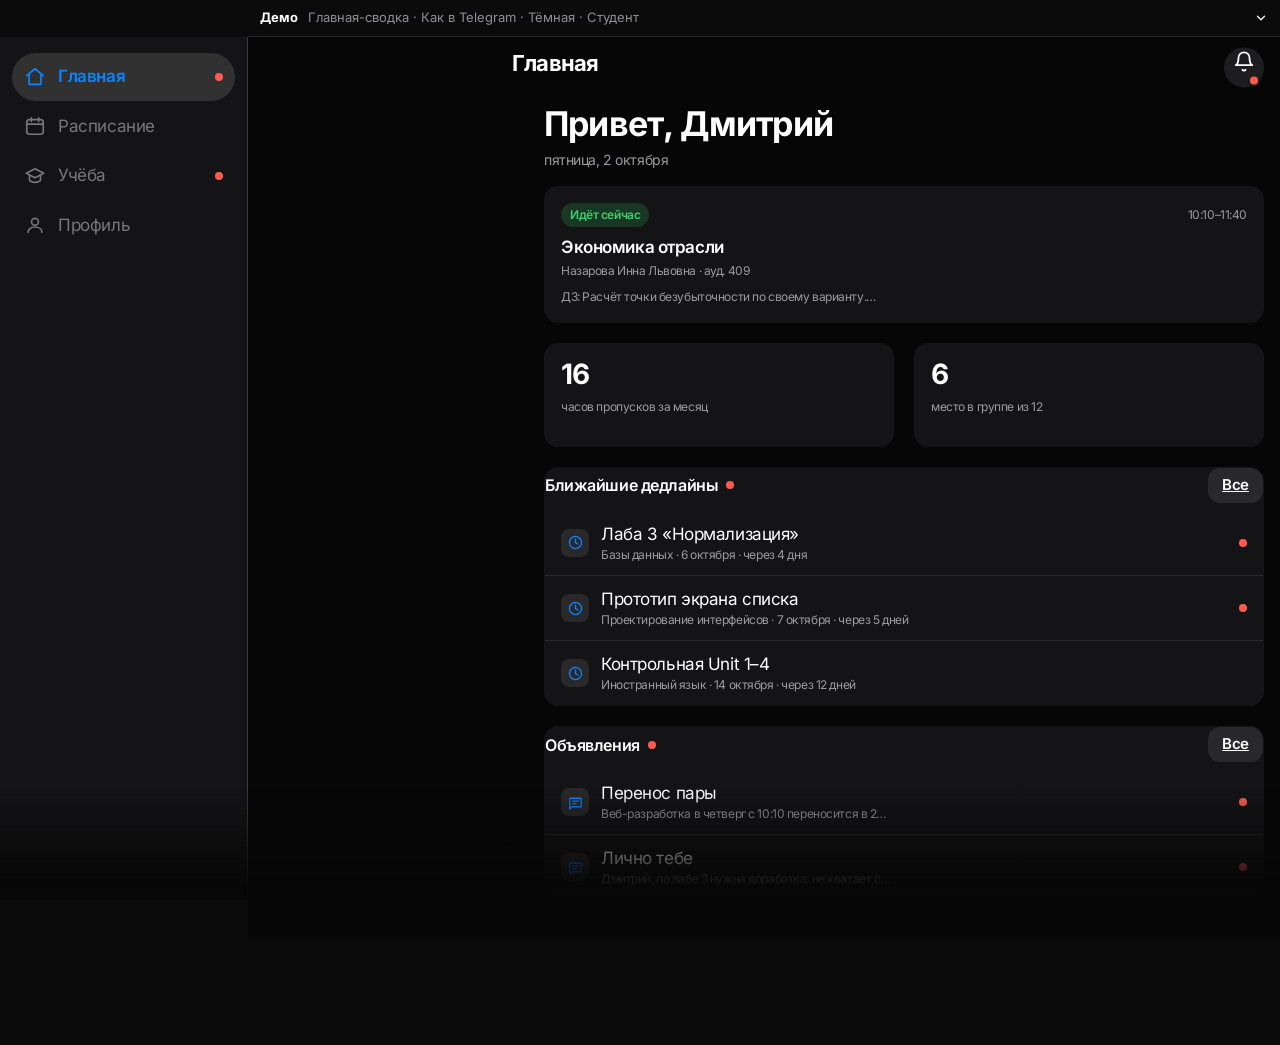
<file: demo/index.html>
﻿<!DOCTYPE html>
<html lang="ru" data-bs-theme="dark" data-gamma="blue" data-style="a">
<head>
<meta charset="utf-8">
<meta name="viewport" content="width=device-width, initial-scale=1, viewport-fit=cover">
<meta name="robots" content="noindex, nofollow">
<meta name="color-scheme" content="dark light">
<title>Демо навигации — Журнал 24ДММ-2</title>
<link rel="icon" href="../icons/icon-192.png">

<script src="https://telegram.org/js/telegram-web-app.js"></script>
<link href="https://cdn.jsdelivr.net/npm/bootstrap@5.3.2/dist/css/bootstrap.min.css" rel="stylesheet">
<link rel="stylesheet" href="../app.css">
<link rel="stylesheet" href="demo-kit.css">

<style>
/* ===== Панель переключателей. Только для демо, в приложение не переносится. ===== */
.dp {
  position: sticky; top: 0; z-index: 90;
  background: #0b0b0c;
  color: #e9e9ee;
  border-bottom: 1px solid #2a2a2e;
  font-family: var(--font-sans);
  letter-spacing: -0.3px;
}
.dp-bar {
  display: flex; align-items: center; gap: 10px;
  padding: calc(env(safe-area-inset-top, 0px) + 8px) 12px 8px;
  width: 100%; border: 0; background: none; color: inherit;
  font: inherit; font-size: 13px; text-align: left;
}
.dp-bar b { color: #fff; }
.dp-now { flex: 1 1 auto; min-width: 0; color: #8e8e96; overflow: hidden; text-overflow: ellipsis; white-space: nowrap; }
.dp-caret { transition: transform .2s; flex: 0 0 auto; }
.dp.is-open .dp-caret { transform: rotate(180deg); }
.dp-body { display: none; padding: 0 12px 12px; }
.dp.is-open .dp-body { display: block; }
.dp-grp { margin-top: 10px; }
.dp-grp > span { display: block; font-size: 11px; text-transform: uppercase; letter-spacing: .5px; color: #76767c; margin-bottom: 5px; }
.dp-opts { display: flex; flex-wrap: wrap; gap: 6px; }
.dp-opt {
  padding: 6px 11px; border-radius: 999px;
  background: #1c1c20; border: 1px solid #2e2e34; color: #c9c9d1;
  font: inherit; font-size: 12.5px; line-height: 1.2;
}
.dp-opt.is-on { background: #0a84ff; border-color: #0a84ff; color: #fff; font-weight: 600; }
.dp-swatch { width: 11px; height: 11px; border-radius: 50%; display: inline-block; vertical-align: -1px; margin-right: 5px; }
.dp-note { margin-top: 10px; font-size: 11.5px; color: #70707a; line-height: 1.45; }
.dp-note code { color: #9cc9ff; }

/* От 1024 px таб-бар превращается в боковую панель и прижимается к верху окна.
   Чтобы панель демо не оказалась под ней, панель и шапка сдвигаются на её высоту
   (--dp-h ставит скрипт). */
@media (min-width: 1024px) {
  .dp { z-index: 95; }
  .ui-tabbar { top: var(--dp-h, 0px) !important; }
  .ui-head { top: var(--dp-h, 0px); }
}

/* Экран демо живёт внутри .ui-app, панель — снаружи */
body { margin: 0; background: #0b0b0c; }
</style>
</head>
<body>

<!-- ===== Панель переключателей ===== -->
<div class="dp" id="dp">
  <button type="button" class="dp-bar" id="dpToggle" aria-expanded="false" aria-controls="dpBody">
    <b>Демо</b>
    <span class="dp-now" id="dpNow">—</span>
    <svg class="dp-caret" width="14" height="14" viewBox="0 0 24 24" fill="none" stroke="currentColor" stroke-width="2.5" stroke-linecap="round" stroke-linejoin="round" aria-hidden="true"><path d="M6 9l6 6 6-6"/></svg>
  </button>
  <div class="dp-body" id="dpBody">
    <div class="dp-grp">
      <span>Навигация</span>
      <div class="dp-opts" id="dpNav"></div>
    </div>
    <div class="dp-grp">
      <span>Стиль</span>
      <div class="dp-opts" id="dpStyle"></div>
    </div>
    <div class="dp-grp">
      <span>Тема</span>
      <div class="dp-opts" id="dpTheme"></div>
    </div>
    <div class="dp-grp">
      <span>Палитра</span>
      <div class="dp-opts" id="dpGamma"></div>
    </div>
    <div class="dp-grp">
      <span>Роль</span>
      <div class="dp-opts" id="dpRole"></div>
    </div>
    <p class="dp-note">
      Демо на тестовых данных. Ничего не отправляется в GitHub и Supabase, <code>data.json</code> не меняется —
      всё живёт в памяти вкладки и сбрасывается при перезагрузке.
      Выбор запоминается в адресе: ссылкой можно поделиться.
    </p>
  </div>
</div>

<!-- ===== Приложение ===== -->
<div class="ui-app" id="app">
  <header class="ui-head">
    <button type="button" class="ui-head-btn" id="btnMenu" aria-label="Меню" hidden>
      <svg viewBox="0 0 24 24" fill="none" stroke="currentColor" stroke-width="2" stroke-linecap="round" aria-hidden="true"><path d="M4 7h16M4 12h16M4 17h16"/></svg>
    </button>
    <button type="button" class="ui-head-btn" id="btnBack" aria-label="Назад" hidden>
      <svg viewBox="0 0 24 24" fill="none" stroke="currentColor" stroke-width="2.4" stroke-linecap="round" stroke-linejoin="round" aria-hidden="true"><path d="M15 5l-7 7 7 7"/></svg>
    </button>
    <h1 class="ui-head-title" id="headTitle">Журнал</h1>
    <button type="button" class="ui-head-btn" id="btnBell" aria-label="Объявления">
      <svg viewBox="0 0 24 24" fill="none" stroke="currentColor" stroke-width="1.9" stroke-linecap="round" stroke-linejoin="round" aria-hidden="true"><path d="M18 8a6 6 0 10-12 0c0 7-3 8-3 8h18s-3-1-3-8"/><path d="M13.7 21a2 2 0 01-3.4 0"/></svg>
      <span class="ui-dot-abs" id="bellDot" hidden></span>
    </button>
  </header>

  <main class="ui-main" id="view" tabindex="-1"></main>

  <nav class="ui-tabbar" id="tabbar" aria-label="Разделы"></nav>

  <button type="button" class="ui-fab" id="fab" aria-label="Быстрые действия" hidden>
    <svg viewBox="0 0 24 24" fill="none" stroke="currentColor" stroke-width="2.6" stroke-linecap="round" aria-hidden="true"><path d="M12 5v14M5 12h14"/></svg>
  </button>
</div>

<!-- Листы и меню создаются скриптом -->
<div id="layers"></div>

<script src="demo-data.js"></script>
<script src="demo-app.js"></script>
</body>
</html>
</file>
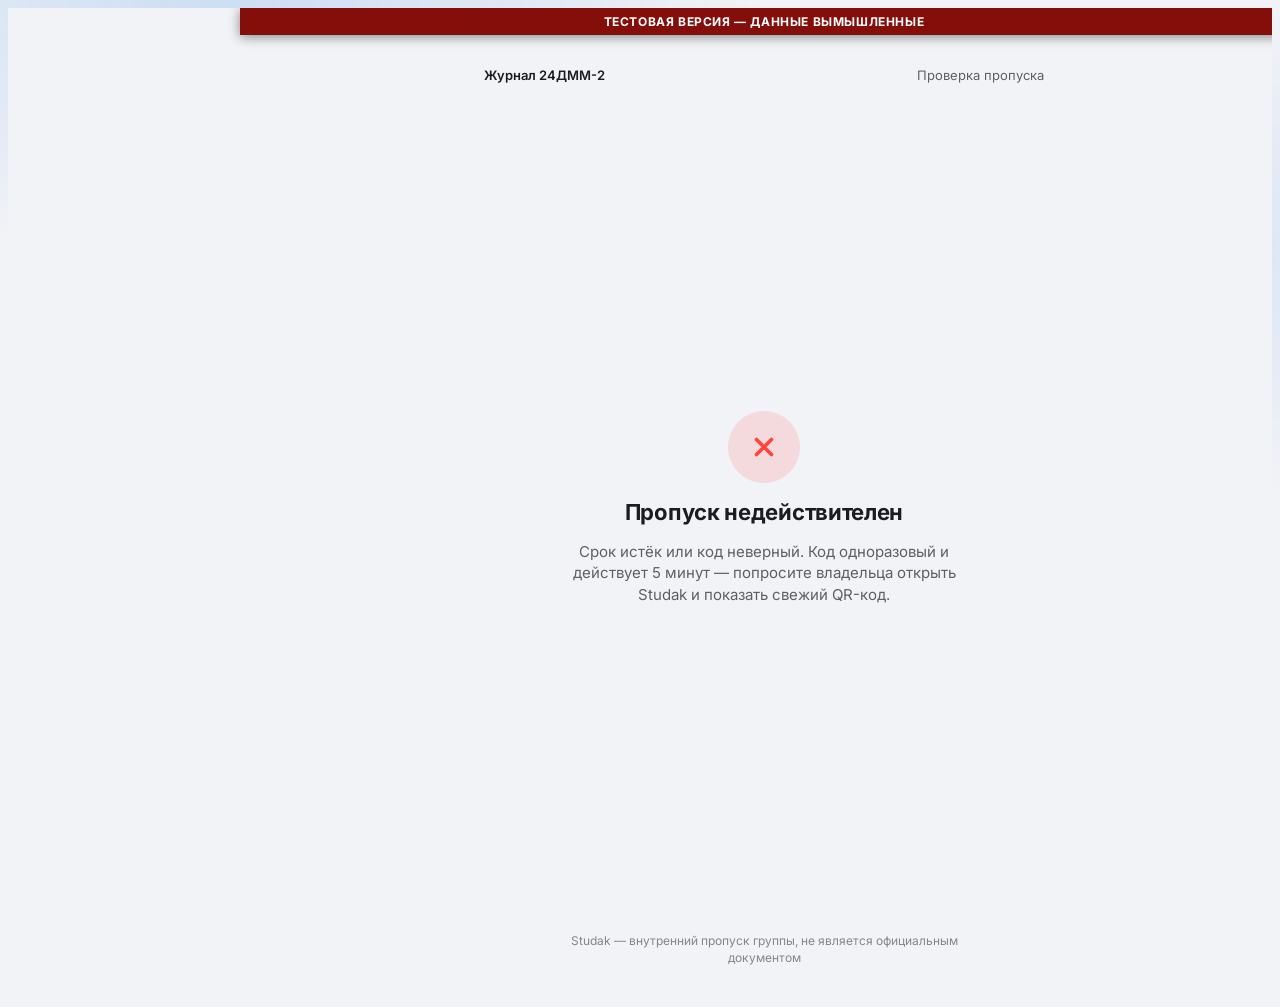
<file: pass.html>
﻿<!DOCTYPE html>
<html lang="ru" data-bs-theme="dark">
<head>
  <meta charset="UTF-8">
  <meta name="viewport" content="width=device-width, initial-scale=1.0, viewport-fit=cover">
  <!-- Токен пропуска — в адресе страницы: не отдаём его сторонним сайтам в Referer -->
  <meta name="referrer" content="no-referrer">
  <meta name="robots" content="noindex, nofollow">
  <title>Проверка пропуска Studak — 24ДММ-2</title>
  <!-- Окружение (тест/рабочая версия): ключи localStorage, репозиторий, Supabase. Первым в <head> -->
  <script src="env.js?v=13"></script>

  <meta name="theme-color" content="#060606">
  <link rel="apple-touch-icon" href="icons/apple-touch-icon.png">

  <!-- Telegram Web App SDK: страница открывается и внутри мини-приложения (кнопка «Сканировать пропуск») -->
  <script src="https://telegram.org/js/telegram-web-app.js"></script>

  <link href="app.css?v=13" rel="stylesheet">
  <!-- Тема: светлая/тёмная/системная и цветовая гамма. Сразу после app.css и до отрисовки -->
  <script src="theme.js?v=13"></script>
  <style>
    /* Страница проверки: без таб-бара, только пропуск и результат */
    body { padding-bottom: var(--app-inset-bottom); }
    body::after { display: none; }
    .pv-page { display: flex; flex-direction: column; align-items: center; gap: 18px; min-height: 100vh; min-height: 100dvh; padding: 20px 16px 32px; }
    .pv-head { display: flex; align-items: center; justify-content: space-between; width: min(560px, 100%); font-size: 13px; color: var(--color-text-secondary); }
    .pv-head a { color: inherit; text-decoration: none; }
    .pv-head b { color: var(--color-text); font-weight: 600; }
    .pv-sec { display: flex; flex-direction: column; align-items: center; gap: 16px; width: 100%; }
    .pv-sec[hidden] { display: none; }
    .pv-center { flex: 1; justify-content: center; max-width: 420px; text-align: center; }
    .pv-spin { width: 36px; height: 36px; border: 3px solid #2c2c2e; border-top-color: var(--color-accent); border-radius: 50%; animation: pv-spin .8s linear infinite; }
    @keyframes pv-spin { to { transform: rotate(360deg); } }
    .pv-check { display: flex; align-items: center; gap: 10px; width: min(560px, 100%); padding: 12px 14px; border-radius: 16px; background: rgba(52, 199, 89, .12); color: #34c759; font-size: 15px; font-weight: 600; }
    .pv-check svg { flex-shrink: 0; width: 22px; height: 22px; }
    .pv-check span { color: var(--color-text-2); font-weight: 400; }
    .pv-check b { font-variant-numeric: tabular-nums; }
    .pv-icon { display: grid; place-items: center; width: 72px; height: 72px; border-radius: 50%; background: rgba(255, 69, 58, .14); color: #ff453a; }
    .pv-icon.is-warn { background: rgba(255, 214, 10, .12); color: #ffd60a; }
    .pv-icon svg { width: 36px; height: 36px; }
    .pv-title { margin: 0; font-size: 22px; font-weight: 700; letter-spacing: -.3px; color: var(--color-text); }
    .pv-text { margin: 0; font-size: 15px; line-height: 1.45; color: var(--color-text-secondary); }
    .pv-fine { max-width: 420px; margin: 0; font-size: 12px; line-height: 1.4; color: var(--color-text-tertiary); text-align: center; }
    .pv-btn { min-height: 44px; padding: 0 22px; border: 0; border-radius: 12px; background: var(--color-accent); color: #fff; font-size: 16px; font-weight: 600; }
    @media (prefers-reduced-motion: reduce) { .pv-spin { animation-duration: 2.4s; } }
  </style>
</head>
<body>
<main class="pv-page">
  <header class="pv-head"><a href="index.html"><b>Журнал 24ДММ-2</b></a><span>Проверка пропуска</span></header>

  <section class="pv-sec pv-center" id="passLoading" aria-live="polite">
    <div class="pv-spin" aria-hidden="true"></div>
    <p class="pv-text">Проверяем пропуск…</p>
  </section>

  <section class="pv-sec" id="passValid" hidden>
    <div class="pv-check" id="passCheck" role="status">
      <svg viewBox="0 0 24 24" fill="none" stroke="currentColor" stroke-width="2.4" stroke-linecap="round" stroke-linejoin="round" aria-hidden="true"><circle cx="12" cy="12" r="9.5"/><path d="m8 12.5 2.7 2.7L16 9.8"/></svg>
      <div>Пропуск действителен<br><span>Код одноразовый, действует ещё <b id="passLeft">—</b></span></div>
    </div>
    <div class="sk-stage" id="passStage"></div>
  </section>

  <section class="pv-sec pv-center" id="passInvalid" hidden>
    <div class="pv-icon" aria-hidden="true"><svg viewBox="0 0 24 24" fill="none" stroke="currentColor" stroke-width="2.4" stroke-linecap="round"><path d="M7 7l10 10M17 7 7 17"/></svg></div>
    <h1 class="pv-title" id="passInvalidTitle">Пропуск недействителен</h1>
    <p class="pv-text" id="passInvalidText">Срок истёк или код неверный.</p>
  </section>

  <section class="pv-sec pv-center" id="passError" hidden>
    <div class="pv-icon is-warn" aria-hidden="true"><svg viewBox="0 0 24 24" fill="none" stroke="currentColor" stroke-width="2.2" stroke-linecap="round" stroke-linejoin="round"><path d="M12 8v5M12 16.5v.5"/><circle cx="12" cy="12" r="9.5"/></svg></div>
    <h1 class="pv-title">Не удалось проверить пропуск</h1>
    <p class="pv-text" id="passErrorText">Проверьте интернет и попробуйте ещё раз.</p>
    <button type="button" class="pv-btn" id="passRetryBtn" onclick="verifyPass()">Повторить</button>
  </section>

  <p class="pv-fine">Studak — внутренний пропуск группы, не является официальным документом</p>
</main>

<script src="studak.js?v=11"></script>
<script>
  // Проверка пропуска Studak без входа. В адресе — одноразовый токен (?t=…), живёт 5 минут.
  // Проверяет его Edge Function verify-pass; она отдаёт только student_id, логин и временную ссылку на фото.
  // ФИО, роль и номер в списке берём из открытого data.json. Пропуски, часы, форма обучения
  // и Telegram на странице не показываются.
  // В коде только адрес проекта и публичный ключ (sb_publishable) — те же, что в cabinet.html.
  // SUPABASE_URL и SUPABASE_KEY — в env.js
  const TOKEN_RE = /^[A-Za-z0-9_-]{20,64}$/;
  const passToken = new URLSearchParams(location.search).get('t') || '';
  let passTimer = null;

  function showPassState(id) {
    ['passLoading', 'passValid', 'passInvalid', 'passError'].forEach(s => { document.getElementById(s).hidden = s !== id; });
  }
  function showInvalid(expired) {
    clearInterval(passTimer);
    document.getElementById('passStage').innerHTML = '';   // данные студента со страницы убираем
    document.getElementById('passInvalidTitle').textContent = expired ? 'Срок пропуска истёк' : 'Пропуск недействителен';
    document.getElementById('passInvalidText').textContent = expired
      ? 'Код действует 5 минут. Попросите владельца открыть Studak и показать QR-код ещё раз.'
      : 'Срок истёк или код неверный. Код одноразовый и действует 5 минут — попросите владельца открыть Studak и показать свежий QR-код.';
    showPassState('passInvalid');
    tgHaptic('error');
  }
  function showError(text) {
    clearInterval(passTimer);
    document.getElementById('passErrorText').textContent = text;
    showPassState('passError');
  }

  async function verifyPass() {
    clearInterval(passTimer);
    showPassState('passLoading');
    if (!TOKEN_RE.test(passToken)) { showInvalid(false); return; }
    let result, data;
    try {
      const [res, dataRes] = await Promise.all([
        fetch(`${SUPABASE_URL}/functions/v1/verify-pass`, {
          method: 'POST', cache: 'no-store',
          headers: { 'Content-Type': 'application/json', apikey: SUPABASE_KEY },
          body: JSON.stringify({ token: passToken })
        }),
        fetch(`./data.json?t=${Date.now()}`, { cache: 'no-store' })
      ]);
      if (res.status >= 500) throw new Error('server');
      result = await res.json();
      if (result && result.valid) data = await dataRes.json();
    } catch (e) {
      showError(navigator.onLine === false ? 'Нет интернета. Подключитесь к сети и нажмите «Повторить».' : 'Сервер не ответил. Попробуйте ещё раз через несколько секунд.');
      return;
    }
    if (!result || result.valid !== true) { showInvalid(false); return; }
    const student = ((data && data.students) || []).find(s => s.id === result.student_id);
    const expiresAt = new Date(result.expires_at).getTime();
    if (!student || !expiresAt) { showInvalid(false); return; }
    // Срок — по ответу сервера, пересчитанный на часы этого телефона (они могут быть сбиты)
    const localExpires = Date.now() + Math.max(0, Math.min(300000, expiresAt - Date.now()));
    const stage = document.getElementById('passStage');
    stage.innerHTML = studakCardHTML({ back: false });
    studakFill(stage, {
      lastName: student.lastName, firstName: student.firstName, role: student.role,
      number: studakNumber(data.students, student.id),
      login: result.login,
      photo: result.photo_url
    });
    studakSetStatus(stage, true, 'Проверен');
    skEl(stage, 'tilt').classList.add('sk-appear');
    studakTilt(stage, null);
    showPassState('passValid');
    tgHaptic('success');
    const tick = () => {
      const left = Math.round((localExpires - Date.now()) / 1000);
      if (left <= 0) { showInvalid(true); return; }
      document.getElementById('passLeft').textContent = `${Math.floor(left / 60)}:${String(left % 60).padStart(2, '0')}`;
    };
    tick();
    passTimer = setInterval(tick, 1000);
  }

  // --- Telegram: тёмная шапка, без вертикального свайпа, «Назад» — в кабинет ---
  const TG = (window.Telegram && window.Telegram.WebApp && window.Telegram.WebApp.initData) ? window.Telegram.WebApp : null;
  const tgAtLeast = (v) => !!(TG && typeof TG.isVersionAtLeast === 'function' && TG.isVersionAtLeast(v));
  function tgHaptic(kind) {
    if (!tgAtLeast('6.1') || !TG.HapticFeedback) return;
    try { TG.HapticFeedback.notificationOccurred(kind); } catch (e) {}
  }
  if (TG) {
    TG.expand();
    if (TG.disableVerticalSwipes) TG.disableVerticalSwipes();
    try { if (tgAtLeast('6.1')) { TG.setHeaderColor('#060606'); TG.setBackgroundColor('#060606'); } } catch (e) {}
    if (tgAtLeast('6.1') && TG.BackButton) {
      TG.BackButton.onClick(() => { if (history.length > 1) history.back(); else location.href = 'cabinet.html'; });
      TG.BackButton.show();
    }
    TG.ready();
  }

  verifyPass();
</script>
</body>
</html>
</file>
<file: app.css>
﻿/* Журнал 24ДММ-2 — общая дизайн-система для index.html и cabinet.html.
   Цвета, радиусы, размеры и шрифты — из Figma (journaldima: design system 10-612,
   главная 0-76, фильтры 0-665, сортировка 0-654, таб-бар 0-382).
   Подключается после Bootstrap 5.3.2, стили конкретной страницы — в её <style>. */

/* ===== Шрифт =====
   На iPhone и Mac системный шрифт (-apple-system / BlinkMacSystemFont) — это и есть
   SF, поэтому отдельные файлы SF Pro не нужны: лицензия Apple раздавать их с сайта
   запрещает. Для остальных платформ — Inter (лицензия OFL, fonts/OFL.txt), локально
   и в формате woff2, чтобы шрифт работал офлайн в PWA.
   Файлы — переменные (вес 400–700 в одном файле), разбиты по алфавитам:
   браузер скачает только нужные (кириллица + латиница ≈ 93 КБ). */
@font-face {
  font-family: 'Inter';
  src: url('fonts/Inter-cyrillic.woff2') format('woff2');
  font-weight: 400 700; font-style: normal; font-display: swap;
  unicode-range: U+0301, U+0400-045F, U+0490-0491, U+04B0-04B1, U+2116;
}
@font-face {
  font-family: 'Inter';
  src: url('fonts/Inter-cyrillic-ext.woff2') format('woff2');
  font-weight: 400 700; font-style: normal; font-display: swap;
  unicode-range: U+0460-052F, U+1C80-1C8A, U+20B4, U+2DE0-2DFF, U+A640-A69F, U+FE2E-FE2F;
}
@font-face {
  font-family: 'Inter';
  src: url('fonts/Inter-latin.woff2') format('woff2');
  font-weight: 400 700; font-style: normal; font-display: swap;
  unicode-range: U+0000-00FF, U+0131, U+0152-0153, U+02BB-02BC, U+02C6, U+02DA, U+02DC, U+0304, U+0308, U+0329, U+2000-206F, U+20AC, U+2122, U+2191, U+2193, U+2212, U+2215, U+FEFF, U+FFFD;
}

/* ===== Токены ===== */
/* Размеры, радиусы, шрифты и тайминги от темы не зависят */
:root {
  /* Радиусы */
  --radius-xs: 6px;
  --radius-sm: 10px;
  --radius-md: 12px;                 /* кнопки */
  --radius-lg: 14px;                 /* карточки, поиск, меню */
  --radius-xl: 24px;                 /* модальные окна */
  --radius-sheet: 38px;              /* верх листа фильтров */
  --radius-pill: 999px;

  /* Отступы (шаг 4px) */
  --space-1: 4px;
  --space-2: 8px;
  --space-3: 12px;
  --space-4: 16px;
  --space-5: 20px;
  --space-6: 24px;
  --space-8: 32px;

  /* Размеры элементов */
  --control-h-sm: 34px;
  --control-h: 44px;
  --control-h-lg: 48px;
  --search-h: 56px;
  --row-h: 68px;
  --hours-size: 44px;
  --tab-icon: 28px;

  /* Типографика */
  --font-sans: -apple-system, BlinkMacSystemFont, 'Inter', 'Segoe UI', Roboto, sans-serif;
  --fs-title: 34px;
  --fs-h2: 22px;
  --fs-body: 17px;
  --fs-button: 16px;
  --fs-chip: 15px;
  --fs-caption: 14px;
  --fs-small: 12px;
  --fs-tab: 11px;
  --tracking: -0.43px;

  /* Анимации: только transform/opacity, 150–350 мс */
  --dur-fast: 150ms;
  --dur: 220ms;
  --dur-slow: 320ms;
  --stagger: 25ms;
  --ease-out: cubic-bezier(0.22, 1, 0.36, 1);
  --ease-sheet: cubic-bezier(0.32, 0.72, 0, 1);
  --ease-spring: cubic-bezier(0.34, 1.56, 0.64, 1);

  /* Безопасные зоны. Telegram отдаёт свои в --tg-*-inset-* (в полноэкранном режиме — под
     системную строку и свои кнопки), iOS/PWA — в env(). Берём большее, чтобы не сложить дважды. */
  --app-inset-top: max(env(safe-area-inset-top, 0px), calc(var(--tg-safe-area-inset-top, 0px) + var(--tg-content-safe-area-inset-top, 0px)));
  --app-inset-right: max(env(safe-area-inset-right, 0px), calc(var(--tg-safe-area-inset-right, 0px) + var(--tg-content-safe-area-inset-right, 0px)));
  --app-inset-bottom: max(env(safe-area-inset-bottom, 0px), calc(var(--tg-safe-area-inset-bottom, 0px) + var(--tg-content-safe-area-inset-bottom, 0px)));
  --app-inset-left: max(env(safe-area-inset-left, 0px), calc(var(--tg-safe-area-inset-left, 0px) + var(--tg-content-safe-area-inset-left, 0px)));

  /* Плавающий таб-бар */
  --tabbar-h: 72px;
  --tabbar-gap: 12px;
  --tabbar-inset: var(--app-inset-bottom);
  --tabbar-space: calc(var(--tabbar-inset) + var(--tabbar-gap) + var(--tabbar-h) + 24px);

  /* Bootstrap: те же токены, чтобы модалки, кнопки и формы приняли палитру без правки разметки */
  --bs-body-bg: var(--color-bg);
  --bs-body-color: var(--color-text-2);
  --bs-body-font-family: var(--font-sans);
  --bs-emphasis-color: var(--color-text);
  --bs-secondary-color: var(--color-text-secondary);
  --bs-secondary-bg: var(--color-surface-3);
  --bs-tertiary-bg: var(--color-surface);
  --bs-border-color: var(--color-separator);
  --bs-border-radius: var(--radius-md);
  --bs-border-radius-sm: var(--radius-sm);
  --bs-border-radius-lg: var(--radius-lg);
  --bs-link-color: var(--color-accent);
  --bs-link-color-rgb: var(--color-accent-rgb);
  --bs-link-hover-color: var(--color-accent-hover);
  --bs-primary: var(--color-accent);
  --bs-primary-rgb: var(--color-accent-rgb);
  --bs-dark-rgb: 15, 15, 15;
}

/* ===== Цветовые гаммы =====
   Гамма задаёт акцент, цвет активного состояния, опорные тона для тёмной
   (--g-d-*) и светлой (--g-l-*) схемы и три цвета видов занятий. Ниже они
   раскладываются в рабочие токены --color-*. Гамму и схему ставит theme.js
   атрибутами data-gamma и data-bs-theme на <html> — до первой отрисовки.
   Контраст текста проверен расчётом: не ниже WCAG AA (4.5:1). */

/* Синий */
:root,
[data-gamma="blue"] {
  --g-d-accent:        #0A84FF;                   --g-l-accent:        #0975e3;
  --g-d-accent-rgb:    10, 132, 255;              --g-l-accent-rgb:    9, 117, 227;
  --g-d-active:        #0867c7;                   --g-l-active:        #0869cc;
  --g-d-bg:            #060606;                   --g-l-bg:            #F2F3F7;
  --g-d-surface:       #141416;                   --g-l-surface:       #FFFFFF;
  --g-d-sunken:        #0c0c0d;                   --g-l-sunken:        #E9EBF0;
  --g-d-surface-2:     #1d1d1f;                   --g-l-surface-2:     #FFFFFF;
  --g-d-surface-3:     #29292b;                   --g-l-surface-3:     #E9EBF0;
  --g-d-surface-4:     #373739;                   --g-l-surface-4:     #e0e2e8;
  --g-d-border:        #3a3a3b;                   --g-l-border:        #D7D9E0;
  --g-d-border-mid:    #4a4a4b;                   --g-l-border-mid:    #c2c5cf;
  --g-d-border-strong: #656566;                   --g-l-border-strong: #a8abb8;
  --g-d-separator:     #2a2a2b;                   --g-l-separator:     #e0e2e8;
  --g-d-accent-hover:  #369aff;                   --g-l-accent-hover:  #0867c8;
  --g-d-accent-soft:   #4aa4ff;                   --g-l-accent-soft:   #0760ba;
  /* Виды занятий: оттенки отстоят от акцента не меньше чем на 45° */
  --g-d-type-1-bg:     #20342f;                   --g-l-type-1-bg:     #e6f5f0;
  --g-d-type-1-text:   #62dab2;                   --g-l-type-1-text:   #1f7c5e;
  --g-d-type-2-bg:     #282035;                   --g-l-type-2-bg:     #ece6f5;
  --g-d-type-2-text:   #a174de;                   --g-l-type-2-text:   #602bab;
  --g-d-type-3-bg:     #342c22;                   --g-l-type-3-bg:     #f5efe6;
  --g-d-type-3-text:   #daa862;                   --g-l-type-3-text:   #926425;
  /* Тройки для rgba() Bootstrap */
  --g-d-bg-rgb:        6, 6, 6;                   --g-l-bg-rgb:        242, 243, 247;
  --g-d-surface-rgb:   20, 20, 22;                --g-l-surface-rgb:   255, 255, 255;
  --g-d-accent-hover-rgb: 54, 154, 255;              --g-l-accent-hover-rgb: 8, 103, 200;
}

/* Изумруд */
[data-gamma="emerald"] {
  --g-d-accent:        #2DD4A0;                   --g-l-accent:        #1d8666;
  --g-d-accent-rgb:    45, 212, 160;              --g-l-accent-rgb:    29, 134, 102;
  --g-d-active:        #1d8666;                   --g-l-active:        #1a795c;
  --g-d-bg:            #050807;                   --g-l-bg:            #F0F6F3;
  --g-d-surface:       #111816;                   --g-l-surface:       #FFFFFF;
  --g-d-sunken:        #0a0f0e;                   --g-l-sunken:        #E5EFEA;
  --g-d-surface-2:     #1b211f;                   --g-l-surface-2:     #FFFFFF;
  --g-d-surface-3:     #262d2b;                   --g-l-surface-3:     #E5EFEA;
  --g-d-surface-4:     #353b39;                   --g-l-surface-4:     #dbe9e2;
  --g-d-border:        #373d3b;                   --g-l-border:        #D1E2D9;
  --g-d-border-mid:    #474d4b;                   --g-l-border-mid:    #bccbc5;
  --g-d-border-strong: #636866;                   --g-l-border-strong: #a3b0aa;
  --g-d-separator:     #282d2b;                   --g-l-separator:     #dce9e2;
  --g-d-accent-hover:  #53dcb1;                   --g-l-accent-hover:  #1a765a;
  --g-d-accent-soft:   #64dfb9;                   --g-l-accent-soft:   #186e54;
  /* Виды занятий: оттенки отстоят от акцента не меньше чем на 45° */
  --g-d-type-1-bg:     #262435;                   --g-l-type-1-bg:     #ece6f5;
  --g-d-type-1-text:   #a277df;                   --g-l-type-1-text:   #602bab;
  --g-d-type-2-bg:     #312425;                   --g-l-type-2-bg:     #f5e6e8;
  --g-d-type-2-text:   #dc697c;                   --g-l-type-2-text:   #ab2b40;
  --g-d-type-3-bg:     #263722;                   --g-l-type-3-bg:     #ecf5e6;
  --g-d-type-3-text:   #94da62;                   --g-l-type-3-text:   #467c1f;
  /* Тройки для rgba() Bootstrap */
  --g-d-bg-rgb:        5, 8, 7;                   --g-l-bg-rgb:        240, 246, 243;
  --g-d-surface-rgb:   17, 24, 22;                --g-l-surface-rgb:   255, 255, 255;
  --g-d-accent-hover-rgb: 83, 220, 177;              --g-l-accent-hover-rgb: 26, 118, 90;
}

/* Индиго */
[data-gamma="indigo"] {
  --g-d-accent:        #7C6CFF;                   --g-l-accent:        #7163e9;
  --g-d-accent-rgb:    124, 108, 255;             --g-l-accent-rgb:    113, 99, 233;
  --g-d-active:        #6154c7;                   --g-l-active:        #6659d2;
  --g-d-bg:            #07070C;                   --g-l-bg:            #F3F2FA;
  --g-d-surface:       #14141F;                   --g-l-surface:       #FFFFFF;
  --g-d-sunken:        #0d0d15;                   --g-l-sunken:        #EAE8F6;
  --g-d-surface-2:     #1d1d28;                   --g-l-surface-2:     #FFFFFF;
  --g-d-surface-3:     #292933;                   --g-l-surface-3:     #EAE8F6;
  --g-d-surface-4:     #373741;                   --g-l-surface-4:     #e3e0f2;
  --g-d-border:        #3a3a43;                   --g-l-border:        #DBD7EE;
  --g-d-border-mid:    #4a4a52;                   --g-l-border-mid:    #c5c2d2;
  --g-d-border-strong: #65656c;                   --g-l-border-strong: #aba8ba;
  --g-d-separator:     #2b2b33;                   --g-l-separator:     #e3e0f2;
  --g-d-accent-hover:  #9486ff;                   --g-l-accent-hover:  #6357cd;
  --g-d-accent-soft:   #9e92ff;                   --g-l-accent-soft:   #5d51bf;
  /* Виды занятий: оттенки отстоят от акцента не меньше чем на 45° */
  --g-d-type-1-bg:     #203437;                   --g-l-type-1-bg:     #e6f5f0;
  --g-d-type-1-text:   #62dab2;                   --g-l-type-1-text:   #1f7c5e;
  --g-d-type-2-bg:     #342c2a;                   --g-l-type-2-bg:     #f5efe6;
  --g-d-type-2-text:   #daa862;                   --g-l-type-2-text:   #926425;
  --g-d-type-3-bg:     #34203d;                   --g-l-type-3-bg:     #f5e6f5;
  --g-d-type-3-text:   #da62da;                   --g-l-type-3-text:   #ab2bab;
  /* Тройки для rgba() Bootstrap */
  --g-d-bg-rgb:        7, 7, 12;                  --g-l-bg-rgb:        243, 242, 250;
  --g-d-surface-rgb:   20, 20, 31;                --g-l-surface-rgb:   255, 255, 255;
  --g-d-accent-hover-rgb: 148, 134, 255;             --g-l-accent-hover-rgb: 99, 87, 205;
}

/* Янтарь */
[data-gamma="amber"] {
  --g-d-accent:        #FFA53D;                   --g-l-accent:        #a36a27;
  --g-d-accent-rgb:    255, 165, 61;              --g-l-accent-rgb:    163, 106, 39;
  --g-d-active:        #a36a27;                   --g-l-active:        #935f23;
  --g-d-bg:            #0A0806;                   --g-l-bg:            #F8F5F0;
  --g-d-surface:       #18140F;                   --g-l-surface:       #FFFFFF;
  --g-d-sunken:        #100d0a;                   --g-l-sunken:        #F0EBE2;
  --g-d-surface-2:     #211d19;                   --g-l-surface-2:     #FFFFFF;
  --g-d-surface-3:     #2d2925;                   --g-l-surface-3:     #F0EBE2;
  --g-d-surface-4:     #3b3733;                   --g-l-surface-4:     #e9e3d7;
  --g-d-border:        #3d3a35;                   --g-l-border:        #E2DACB;
  --g-d-border-mid:    #4d4a45;                   --g-l-border-mid:    #cbc4b8;
  --g-d-border-strong: #686561;                   --g-l-border-strong: #b0aa9e;
  --g-d-separator:     #2e2b27;                   --g-l-separator:     #eae3d8;
  --g-d-accent-hover:  #ffb560;                   --g-l-accent-hover:  #8f5d22;
  --g-d-accent-soft:   #ffbc6f;                   --g-l-accent-soft:   #865720;
  /* Виды занятий: оттенки отстоят от акцента не меньше чем на 45° */
  --g-d-type-1-bg:     #242c2f;                   --g-l-type-1-bg:     #e6eff5;
  --g-d-type-1-text:   #62a8da;                   --g-l-type-1-text:   #2971a4;
  --g-d-type-2-bg:     #37202f;                   --g-l-type-2-bg:     #f5e6f5;
  --g-d-type-2-text:   #da62da;                   --g-l-type-2-text:   #ab2bab;
  --g-d-type-3-bg:     #2c341c;                   --g-l-type-3-bg:     #ecf5e6;
  --g-d-type-3-text:   #94da62;                   --g-l-type-3-text:   #467c1f;
  /* Тройки для rgba() Bootstrap */
  --g-d-bg-rgb:        10, 8, 6;                  --g-l-bg-rgb:        248, 245, 240;
  --g-d-surface-rgb:   24, 20, 15;                --g-l-surface-rgb:   255, 255, 255;
  --g-d-accent-hover-rgb: 255, 181, 96;              --g-l-accent-hover-rgb: 143, 93, 34;
}

/* Мягкий бордо */
[data-gamma="wine"] {
  --g-d-accent:        #F2555A;                   --g-l-accent:        #ce484d;
  --g-d-accent-rgb:    242, 85, 90;               --g-l-accent-rgb:    206, 72, 77;
  --g-d-active:        #bd4246;                   --g-l-active:        #b94145;
  --g-d-bg:            #090607;                   --g-l-bg:            #FCF2F3;
  --g-d-surface:       #171012;                   --g-l-surface:       #FFFFFF;
  --g-d-sunken:        #0f0b0c;                   --g-l-sunken:        #F7E7E9;
  --g-d-surface-2:     #201a1b;                   --g-l-surface-2:     #FFFFFF;
  --g-d-surface-3:     #2c2627;                   --g-l-surface-3:     #F7E7E9;
  --g-d-surface-4:     #3a3436;                   --g-l-surface-4:     #f3dee1;
  --g-d-border:        #3c3638;                   --g-l-border:        #EED5D8;
  --g-d-border-mid:    #4c4648;                   --g-l-border-mid:    #d6c0c4;
  --g-d-border-strong: #676264;                   --g-l-border-strong: #baa6aa;
  --g-d-separator:     #2d2829;                   --g-l-separator:     #f3dfe1;
  --g-d-accent-hover:  #f47478;                   --g-l-accent-hover:  #b53f44;
  --g-d-accent-soft:   #f58185;                   --g-l-accent-soft:   #a93b3f;
  /* Виды занятий: оттенки отстоят от акцента не меньше чем на 45° */
  --g-d-type-1-bg:     #2b1d32;                   --g-l-type-1-bg:     #ece6f5;
  --g-d-type-1-text:   #9f73de;                   --g-l-type-1-text:   #602bab;
  --g-d-type-2-bg:     #232f32;                   --g-l-type-2-bg:     #e6f4f5;
  --g-d-type-2-text:   #62d0da;                   --g-l-type-2-text:   #207981;
  --g-d-type-3-bg:     #2b301f;                   --g-l-type-3-bg:     #ecf5e6;
  --g-d-type-3-text:   #94da62;                   --g-l-type-3-text:   #467c1f;
  /* Тройки для rgba() Bootstrap */
  --g-d-bg-rgb:        9, 6, 7;                   --g-l-bg-rgb:        252, 242, 243;
  --g-d-surface-rgb:   23, 16, 18;                --g-l-surface-rgb:   255, 255, 255;
  --g-d-accent-hover-rgb: 244, 116, 120;             --g-l-accent-hover-rgb: 181, 63, 68;
}


/* Океан */
[data-gamma="ocean"] {
  --g-d-accent:        #188095;       --g-l-accent:        #158196;
  --g-d-accent-rgb:    24, 128, 149;  --g-l-accent-rgb:    21, 129, 150;
  --g-d-active:        #136272;       --g-l-active:        #127184;
  --g-d-bg:            #060707;       --g-l-bg:            #f3f6f7;
  --g-d-surface:       #121415;       --g-l-surface:       #FFFFFF;
  --g-d-sunken:        #0b0c0d;       --g-l-sunken:        #e7edee;
  --g-d-surface-2:     #1a1d1e;       --g-l-surface-2:     #FFFFFF;
  --g-d-surface-3:     #262a2b;       --g-l-surface-3:     #e7edee;
  --g-d-surface-4:     #323839;       --g-l-surface-4:     #dce4e5;
  --g-d-border:        #383d3e;       --g-l-border:        #d6dfe1;
  --g-d-border-mid:    #464c4e;       --g-l-border-mid:    #c2ced1;
  --g-d-border-strong: #62696a;       --g-l-border-strong: #a6b6b9;
  --g-d-separator:     #282c2d;       --g-l-separator:     #dce4e5;
  --g-d-accent-hover:  #1d9bb4;       --g-l-accent-hover:  #13798d;
  --g-d-accent-soft:   #21aeca;       --g-l-accent-soft:   #116a7b;
  /* Виды занятий: оттенки отстоят от акцента не меньше чем на 45° */
  --g-d-type-1-bg:     #301c23;       --g-l-type-1-bg:     #f7e8ed;
  --g-d-type-1-text:   #e283a3;       --g-l-type-1-text:   #691732;
  --g-d-type-2-bg:     #302a1c;       --g-l-type-2-bg:     #f7f2e8;
  --g-d-type-2-text:   #e2c283;       --g-l-type-2-text:   #694d17;
  --g-d-type-3-bg:     #201c30;       --g-l-type-3-bg:     #ebe8f7;
  --g-d-type-3-text:   #9383e2;       --g-l-type-3-text:   #251769;
  /* Тройки для rgba() Bootstrap */
  --g-d-bg-rgb:        6, 7, 7;       --g-l-bg-rgb:        243, 246, 247;
  --g-d-surface-rgb:   18, 20, 21;    --g-l-surface-rgb:   255, 255, 255;
  --g-d-accent-hover-rgb: 29, 155, 180;--g-l-accent-hover-rgb: 19, 121, 141;
}

/* Мох */
[data-gamma="moss"] {
  --g-d-accent:        #438439;       --g-l-accent:        #3d8632;
  --g-d-accent-rgb:    67, 132, 57;   --g-l-accent-rgb:    61, 134, 50;
  --g-d-active:        #34682c;       --g-l-active:        #36772c;
  --g-d-bg:            #060706;       --g-l-bg:            #f3f7f3;
  --g-d-surface:       #121512;       --g-l-surface:       #FFFFFF;
  --g-d-sunken:        #0b0d0b;       --g-l-sunken:        #e8eee7;
  --g-d-surface-2:     #1b1e1a;       --g-l-surface-2:     #FFFFFF;
  --g-d-surface-3:     #272b26;       --g-l-surface-3:     #e8eee7;
  --g-d-surface-4:     #333932;       --g-l-surface-4:     #dde5dc;
  --g-d-border:        #383e38;       --g-l-border:        #d7e1d6;
  --g-d-border-mid:    #474e46;       --g-l-border-mid:    #c4d1c2;
  --g-d-border-strong: #636a62;       --g-l-border-strong: #a9b9a6;
  --g-d-separator:     #282d28;       --g-l-separator:     #dde5dc;
  --g-d-accent-hover:  #4f9d43;       --g-l-accent-hover:  #397f2f;
  --g-d-accent-soft:   #58af4b;       --g-l-accent-soft:   #337029;
  /* Виды занятий: оттенки отстоят от акцента не меньше чем на 45° */
  --g-d-type-1-bg:     #241c30;       --g-l-type-1-bg:     #eee8f7;
  --g-d-type-1-text:   #a683e2;       --g-l-type-1-text:   #351769;
  --g-d-type-2-bg:     #301c29;       --g-l-type-2-bg:     #f7e8f2;
  --g-d-type-2-text:   #e283bf;       --g-l-type-2-text:   #69174b;
  --g-d-type-3-bg:     #1c302e;       --g-l-type-3-bg:     #e8f7f5;
  --g-d-type-3-text:   #83e2d5;       --g-l-type-3-text:   #17695e;
  /* Тройки для rgba() Bootstrap */
  --g-d-bg-rgb:        6, 7, 6;       --g-l-bg-rgb:        243, 247, 243;
  --g-d-surface-rgb:   18, 21, 18;    --g-l-surface-rgb:   255, 255, 255;
  --g-d-accent-hover-rgb: 79, 157, 67;--g-l-accent-hover-rgb: 57, 127, 47;
}

/* Слива */
[data-gamma="plum"] {
  --g-d-accent:        #b646be;       --g-l-accent:        #ba41c3;
  --g-d-accent-rgb:    182, 70, 190;  --g-l-accent-rgb:    186, 65, 195;
  --g-d-active:        #9b39a2;       --g-l-active:        #ae3ab6;
  --g-d-bg:            #070607;       --g-l-bg:            #f7f3f7;
  --g-d-surface:       #141215;       --g-l-surface:       #FFFFFF;
  --g-d-sunken:        #0d0b0d;       --g-l-sunken:        #eee7ee;
  --g-d-surface-2:     #1e1a1e;       --g-l-surface-2:     #FFFFFF;
  --g-d-surface-3:     #2b262b;       --g-l-surface-3:     #eee7ee;
  --g-d-surface-4:     #383239;       --g-l-surface-4:     #e5dce5;
  --g-d-border:        #3d383e;       --g-l-border:        #e0d6e1;
  --g-d-border-mid:    #4d464e;       --g-l-border-mid:    #d0c2d1;
  --g-d-border-strong: #6a626a;       --g-l-border-strong: #b8a6b9;
  --g-d-separator:     #2c282d;       --g-l-separator:     #e5dce5;
  --g-d-accent-hover:  #c060c7;       --g-l-accent-hover:  #b53cbe;
  --g-d-accent-soft:   #c873ce;       --g-l-accent-soft:   #a637ae;
  /* Виды занятий: оттенки отстоят от акцента не меньше чем на 45° */
  --g-d-type-1-bg:     #28301c;       --g-l-type-1-bg:     #f1f7e8;
  --g-d-type-1-text:   #b9e283;       --g-l-type-1-text:   #456917;
  --g-d-type-2-bg:     #1c3025;       --g-l-type-2-bg:     #e8f7ef;
  --g-d-type-2-text:   #83e2ac;       --g-l-type-2-text:   #17693a;
  --g-d-type-3-bg:     #301c1e;       --g-l-type-3-bg:     #f7e8e9;
  --g-d-type-3-text:   #e28389;       --g-l-type-3-text:   #69171c;
  /* Тройки для rgba() Bootstrap */
  --g-d-bg-rgb:        7, 6, 7;       --g-l-bg-rgb:        247, 243, 247;
  --g-d-surface-rgb:   20, 18, 21;    --g-l-surface-rgb:   255, 255, 255;
  --g-d-accent-hover-rgb: 192, 96, 199;--g-l-accent-hover-rgb: 181, 60, 190;
}

/* Терракота */
[data-gamma="terracotta"] {
  --g-d-accent:        #c75126;       --g-l-accent:        #c2532b;
  --g-d-accent-rgb:    199, 81, 38;   --g-l-accent-rgb:    194, 83, 43;
  --g-d-active:        #a5431f;       --g-l-active:        #b24c27;
  --g-d-bg:            #070606;       --g-l-bg:            #f7f4f3;
  --g-d-surface:       #151212;       --g-l-surface:       #FFFFFF;
  --g-d-sunken:        #0d0b0b;       --g-l-sunken:        #eee9e7;
  --g-d-surface-2:     #1e1b1a;       --g-l-surface-2:     #FFFFFF;
  --g-d-surface-3:     #2b2826;       --g-l-surface-3:     #eee9e7;
  --g-d-surface-4:     #393432;       --g-l-surface-4:     #e5dedc;
  --g-d-border:        #3e3938;       --g-l-border:        #e1d9d6;
  --g-d-border-mid:    #4e4846;       --g-l-border-mid:    #d1c6c2;
  --g-d-border-strong: #6a6462;       --g-l-border-strong: #b9aca6;
  --g-d-separator:     #2d2928;       --g-l-separator:     #e5dedc;
  --g-d-accent-hover:  #d96338;       --g-l-accent-hover:  #ba5029;
  --g-d-accent-soft:   #dd744d;       --g-l-accent-soft:   #a94825;
  /* Виды занятий: оттенки отстоят от акцента не меньше чем на 45° */
  --g-d-type-1-bg:     #1c302c;       --g-l-type-1-bg:     #e8f7f4;
  --g-d-type-1-text:   #83e2cc;       --g-l-type-1-text:   #176956;
  --g-d-type-2-bg:     #1c2130;       --g-l-type-2-bg:     #e8ecf7;
  --g-d-type-2-text:   #8399e2;       --g-l-type-2-text:   #172a69;
  --g-d-type-3-bg:     #2b301c;       --g-l-type-3-bg:     #f3f7e8;
  --g-d-type-3-text:   #c9e283;       --g-l-type-3-text:   #536917;
  /* Тройки для rgba() Bootstrap */
  --g-d-bg-rgb:        7, 6, 6;       --g-l-bg-rgb:        247, 244, 243;
  --g-d-surface-rgb:   21, 18, 18;    --g-l-surface-rgb:   255, 255, 255;
  --g-d-accent-hover-rgb: 217, 99, 56;--g-l-accent-hover-rgb: 186, 80, 41;
}

/* Графит */
[data-gamma="graphite"] {
  --g-d-accent:        #657797;       --g-l-accent:        #61779e;
  --g-d-accent-rgb:    101, 119, 151; --g-l-accent-rgb:    97, 119, 158;
  --g-d-active:        #55647f;       --g-l-active:        #596e91;
  --g-d-bg:            #060607;       --g-l-bg:            #f3f4f7;
  --g-d-surface:       #121315;       --g-l-surface:       #FFFFFF;
  --g-d-sunken:        #0b0b0d;       --g-l-sunken:        #e7eaee;
  --g-d-surface-2:     #1a1c1e;       --g-l-surface-2:     #FFFFFF;
  --g-d-surface-3:     #26282b;       --g-l-surface-3:     #e7eaee;
  --g-d-surface-4:     #323539;       --g-l-surface-4:     #dcdfe5;
  --g-d-border:        #383a3e;       --g-l-border:        #d6dae1;
  --g-d-border-mid:    #46494e;       --g-l-border-mid:    #c2c7d1;
  --g-d-border-strong: #62656a;       --g-l-border-strong: #a6adb9;
  --g-d-separator:     #28292d;       --g-l-separator:     #dcdfe5;
  --g-d-accent-hover:  #7a8aa6;       --g-l-accent-hover:  #5d7398;
  --g-d-accent-soft:   #8998b0;       --g-l-accent-soft:   #55698b;
  /* Виды занятий: оттенки отстоят от акцента не меньше чем на 45° */
  --g-d-type-1-bg:     #301f1c;       --g-l-type-1-bg:     #f7eae8;
  --g-d-type-1-text:   #e29083;       --g-l-type-1-text:   #692217;
  --g-d-type-2-bg:     #2e301c;       --g-l-type-2-bg:     #f5f7e8;
  --g-d-type-2-text:   #d5e283;       --g-l-type-2-text:   #5e6917;
  --g-d-type-3-bg:     #291c30;       --g-l-type-3-bg:     #f2e8f7;
  --g-d-type-3-text:   #bf83e2;       --g-l-type-3-text:   #4b1769;
  /* Тройки для rgba() Bootstrap */
  --g-d-bg-rgb:        6, 6, 7;       --g-l-bg-rgb:        243, 244, 247;
  --g-d-surface-rgb:   18, 19, 21;    --g-l-surface-rgb:   255, 255, 255;
  --g-d-accent-hover-rgb: 122, 138, 166;--g-l-accent-hover-rgb: 93, 115, 152;
}

/* Лаванда */
[data-gamma="lavender"] {
  --g-d-accent:        #7c52e0;       --g-l-accent:        #805ad8;
  --g-d-accent-rgb:    124, 82, 224;  --g-l-accent-rgb:    128, 90, 216;
  --g-d-active:        #622fda;       --g-l-active:        #7349d4;
  --g-d-bg:            #060607;       --g-l-bg:            #f4f3f7;
  --g-d-surface:       #131215;       --g-l-surface:       #FFFFFF;
  --g-d-sunken:        #0b0b0d;       --g-l-sunken:        #e9e7ee;
  --g-d-surface-2:     #1b1a1e;       --g-l-surface-2:     #FFFFFF;
  --g-d-surface-3:     #28262b;       --g-l-surface-3:     #e9e7ee;
  --g-d-surface-4:     #343239;       --g-l-surface-4:     #dedce5;
  --g-d-border:        #39383e;       --g-l-border:        #d9d6e1;
  --g-d-border-mid:    #48464e;       --g-l-border-mid:    #c6c2d1;
  --g-d-border-strong: #64626a;       --g-l-border-strong: #aca6b9;
  --g-d-separator:     #29282d;       --g-l-separator:     #dedce5;
  --g-d-accent-hover:  #9370e6;       --g-l-accent-hover:  #7951d6;
  --g-d-accent-soft:   #a486ea;       --g-l-accent-soft:   #6d41d2;
  /* Виды занятий: оттенки отстоят от акцента не меньше чем на 45° */
  --g-d-type-1-bg:     #302c1c;       --g-l-type-1-bg:     #f7f4e8;
  --g-d-type-1-text:   #e2cf83;       --g-l-type-1-text:   #695817;
  --g-d-type-2-bg:     #20301c;       --g-l-type-2-bg:     #ebf7e8;
  --g-d-type-2-text:   #96e283;       --g-l-type-2-text:   #276917;
  --g-d-type-3-bg:     #301c2a;       --g-l-type-3-bg:     #f7e8f3;
  --g-d-type-3-text:   #e283c5;       --g-l-type-3-text:   #691750;
  /* Тройки для rgba() Bootstrap */
  --g-d-bg-rgb:        6, 6, 7;       --g-l-bg-rgb:        244, 243, 247;
  --g-d-surface-rgb:   19, 18, 21;    --g-l-surface-rgb:   255, 255, 255;
  --g-d-accent-hover-rgb: 147, 112, 230;--g-l-accent-hover-rgb: 121, 81, 214;
}

/* ===== Рабочие токены: тёмная схема ===== */
:root,
[data-bs-theme=dark] {
  --color-bg:             var(--g-d-bg);
  --color-bg-rgb:         var(--g-d-bg-rgb);
  --color-surface:        var(--g-d-surface);
  --color-surface-sunken: var(--g-d-sunken);
  --color-accent:         var(--g-d-accent);
  --color-accent-rgb:     var(--g-d-accent-rgb);
  --color-active:         var(--g-d-active);
  --color-surface-2:         var(--g-d-surface-2);
  --color-surface-3:         var(--g-d-surface-3);
  --color-surface-4:         var(--g-d-surface-4);
  --color-border:            var(--g-d-border);
  --color-border-mid:        var(--g-d-border-mid);
  --color-border-strong:     var(--g-d-border-strong);
  --color-separator:         var(--g-d-separator);
  --color-accent-hover:      var(--g-d-accent-hover);
  --color-accent-soft:       var(--g-d-accent-soft);
  --color-type-1-bg:         var(--g-d-type-1-bg);
  --color-type-1-text:       var(--g-d-type-1-text);
  --color-type-2-bg:         var(--g-d-type-2-bg);
  --color-type-2-text:       var(--g-d-type-2-text);
  --color-type-3-bg:         var(--g-d-type-3-bg);
  --color-type-3-text:       var(--g-d-type-3-text);
  --color-text:            #ffffff;
  --color-text-2:          #e5e5ea;
  --color-text-secondary:  #9a9aa0;
  --color-text-tertiary:   #76767c;
  --color-text-muted:      #7d7d7d;
  --color-text-disabled:   #56565c;
  --color-selection:       rgba(255, 255, 255, 0.12);
  --color-green:           #0b662e;
  --color-green-hover:     #0e7a37;
  --color-green-line:      #5fe08c;
  --color-red:             #8a1612;
  --color-red-hover:       #a01a16;
  --color-yellow-bg:       #66460b;
  --color-yellow-line:     #ffe066;
  --color-danger-bg:       #660b17;
  --color-danger-line:     #ff7a9c;
  --color-success-text:    #3ad16a;
  --color-danger:          #ff5a4f;
  --color-warning:         #ffc83d;
  --color-purple:          #c77cf5;
  --color-purple-soft-bg:  rgba(199, 124, 245, .20);
  --color-purple-soft-text: #e0b3ff;
  --color-orange:          #ffab52;
  --color-orange-soft-bg:  rgba(255, 171, 82, .20);
  --color-orange-soft-text: #ffc46b;
  --color-pink-soft-bg:    rgba(255, 122, 156, .20);
  --color-pink-soft-text:  #ffb3c8;
  --color-blue-soft-text:  #9cc9ff;
  --color-yellow-soft-bg:  rgba(255, 200, 61, .18);
  --color-yellow-soft-text: #ffe066;
  --color-green-soft-bg:   rgba(58, 209, 106, .18);
  --color-ok-bg:           rgba(58, 209, 106, .14);
  --color-warn-bg:         rgba(255, 200, 61, .14);
  --color-bad-bg:          rgba(255, 122, 156, .16);
  --color-ev-danger:       #e04356;
  --color-ev-success:      #2fa84f;
  --color-admin-chip-bg:   rgba(124, 108, 255, .26);
  --color-admin-chip-text: #c7c6ff;
  --color-hero-1:          #15233c;
  --color-hero-2:          #101828;
  --color-hero-3:          #141414;
  --color-hero-border:     rgba(156, 201, 255, .16);
  --color-hero-text:       #9cc9ff;
  --shadow-float:          0 10px 30px rgba(0, 0, 0, 0.5);
  --shadow-sheet:          0 -10px 40px rgba(0, 0, 0, 0.55);

  --bs-body-bg-rgb:          var(--g-d-bg-rgb);
  --bs-dark-rgb:             var(--g-d-surface-rgb);
  --bs-link-hover-color-rgb: var(--g-d-accent-hover-rgb);
  --bs-secondary-rgb:        154, 154, 160;
  --bs-success-rgb:          58, 209, 106;
  --bs-warning-rgb:          255, 224, 102;
  --bs-danger-rgb:           255, 122, 156;
}

/* ===== Рабочие токены: светлая схема ===== */
[data-bs-theme=light] {
  --color-bg:             var(--g-l-bg);
  --color-bg-rgb:         var(--g-l-bg-rgb);
  --color-surface:        var(--g-l-surface);
  --color-surface-sunken: var(--g-l-sunken);
  --color-accent:         var(--g-l-accent);
  --color-accent-rgb:     var(--g-l-accent-rgb);
  --color-active:         var(--g-l-active);
  --color-surface-2:         var(--g-l-surface-2);
  --color-surface-3:         var(--g-l-surface-3);
  --color-surface-4:         var(--g-l-surface-4);
  --color-border:            var(--g-l-border);
  --color-border-mid:        var(--g-l-border-mid);
  --color-border-strong:     var(--g-l-border-strong);
  --color-separator:         var(--g-l-separator);
  --color-accent-hover:      var(--g-l-accent-hover);
  --color-accent-soft:       var(--g-l-accent-soft);
  --color-type-1-bg:         var(--g-l-type-1-bg);
  --color-type-1-text:       var(--g-l-type-1-text);
  --color-type-2-bg:         var(--g-l-type-2-bg);
  --color-type-2-text:       var(--g-l-type-2-text);
  --color-type-3-bg:         var(--g-l-type-3-bg);
  --color-type-3-text:       var(--g-l-type-3-text);
  --color-text:            #1c1c1e;
  --color-text-2:          #2c2c2e;
  --color-text-secondary:  #5f5f66;
  --color-text-tertiary:   #85858c;
  --color-text-muted:      #86868b;
  --color-text-disabled:   #aaaab0;
  --color-selection:       rgba(0, 0, 0, 0.08);
  --color-green:           #157a3b;
  --color-green-hover:     #0e6b31;
  --color-green-line:      #1b8f3a;
  --color-red:             #b3201a;
  --color-red-hover:       #8f1a15;
  --color-yellow-bg:       #fff4cc;
  --color-yellow-line:     #7a5900;
  --color-danger-bg:       #ffe1e6;
  --color-danger-line:     #c4162f;
  --color-success-text:    #15803d;
  --color-danger:          #c62f24;
  --color-warning:         #8a6400;
  --color-purple:          #7b2cbf;
  --color-purple-soft-bg:  rgba(123, 44, 191, .12);
  --color-purple-soft-text: #6b21a8;
  --color-orange:          #a35a00;
  --color-orange-soft-bg:  rgba(163, 90, 0, .12);
  --color-orange-soft-text: #7a4300;
  --color-pink-soft-bg:    rgba(196, 22, 47, .10);
  --color-pink-soft-text:  #a81432;
  --color-blue-soft-text:  #0a5bb3;
  --color-yellow-soft-bg:  rgba(138, 100, 0, .12);
  --color-yellow-soft-text: #6b4d00;
  --color-green-soft-bg:   rgba(21, 128, 61, .12);
  --color-ok-bg:           rgba(21, 128, 61, .12);
  --color-warn-bg:         rgba(138, 100, 0, .12);
  --color-bad-bg:          rgba(196, 22, 47, .10);
  --color-ev-danger:       #c0304a;
  --color-ev-success:      #1f8a43;
  --color-admin-chip-bg:   rgba(98, 84, 214, .14);
  --color-admin-chip-text: #4a3fb0;
  --color-hero-1:          #e8f1fd;
  --color-hero-2:          #f4f8ff;
  --color-hero-3:          #ffffff;
  --color-hero-border:     rgba(10, 91, 179, .20);
  --color-hero-text:       #0a5bb3;
  --shadow-float:          0 10px 30px rgba(0, 0, 0, 0.12);
  --shadow-sheet:          0 -10px 40px rgba(0, 0, 0, 0.16);

  --bs-body-bg-rgb:          var(--g-l-bg-rgb);
  --bs-dark-rgb:             var(--g-l-surface-rgb);
  --bs-link-hover-color-rgb: var(--g-l-accent-hover-rgb);
  --bs-secondary-rgb:        95, 95, 102;
  --bs-success-rgb:          21, 128, 61;
  --bs-warning-rgb:          122, 89, 0;
  --bs-danger-rgb:           196, 22, 47;
}

/* ===== База ===== */
/* iPhone: двойной тап не увеличивает страницу. touch-action не наследуется и сбрасывается
   на каждом прокручиваемом блоке (html/body, модалки, таблицы), поэтому — на всех элементах.
   manipulation оставляет прокрутку и увеличение щипком; где нужен свой жест — перекрывается. */
*, *::before, *::after { touch-action: manipulation; }

html, body {
  overflow-x: hidden;
  max-width: 100%;
}

body {
  background-color: var(--color-bg);
  color: var(--color-text-2);
  font-family: var(--font-sans);
  -webkit-font-smoothing: antialiased;
  -webkit-tap-highlight-color: transparent;
  /* Не уезжаем под системные зоны и кнопки Telegram */
  padding: var(--app-inset-top) var(--app-inset-right) var(--app-inset-bottom) var(--app-inset-left);
}

html { background-color: var(--color-bg); }

h5, .h5 { font-weight: 600; letter-spacing: var(--tracking); }
h6, .h6 { font-size: var(--fs-body); font-weight: 600; letter-spacing: var(--tracking); color: var(--color-text); }

/* ===== Заголовок экрана — Figma: 34/40 bold, подпись 14px ===== */
.app-title {
  margin: 0;
  font-size: clamp(28px, 8.2vw, var(--fs-title));
  line-height: 1.18;
  font-weight: 700;
  letter-spacing: var(--tracking);
  color: var(--color-text);
}
.app-subtitle {
  margin-top: 2px;
  font-size: var(--fs-caption);
  line-height: 24px;
  letter-spacing: var(--tracking);
  color: var(--color-text-tertiary);
}

/* ===== Карточки ===== */
.stat-card,
.table-container,
.student-summary-card,
.subject-slot-card {
  background-color: var(--color-surface);
  border: 0;
  border-radius: var(--radius-lg);
}
.stat-card { padding: 14px 16px; min-height: 84px; }
.stat-value {
  font-size: 26px;
  font-weight: 700;
  line-height: 1.2;
  color: var(--color-text);
  font-variant-numeric: tabular-nums;
}
.stat-label {
  margin-top: 4px;
  font-size: var(--fs-small);
  line-height: 1.35;
  color: var(--color-text-secondary);
}
.student-summary-card { padding: 12px 16px; }
.subject-slot-card { padding: 12px; margin-bottom: 12px; }
.modal .stat-card,
.modal .student-summary-card,
.modal .subject-slot-card { background-color: var(--color-surface-3); }

/* ===== Кнопки — Figma Button: Bordered prominent / Bordering / Green / Red, радиус 12 ===== */
.btn {
  --bs-btn-padding-x: 16px;
  --bs-btn-padding-y: 9px;
  --bs-btn-font-size: var(--fs-button);
  --bs-btn-font-weight: 500;
  --bs-btn-border-radius: var(--radius-md);
  --bs-btn-focus-box-shadow: 0 0 0 3px rgba(var(--color-accent-rgb), 0.35);
  letter-spacing: -0.3px;
  -webkit-tap-highlight-color: transparent;
  touch-action: manipulation;
  transition: transform var(--dur-fast) var(--ease-out);
}
.btn-sm {
  --bs-btn-padding-x: 12px;
  --bs-btn-padding-y: 5.5px;
  --bs-btn-font-size: var(--fs-caption);
  --bs-btn-border-radius: var(--radius-sm);
}
.btn.text-start { text-align: left; }
.btn-group-sm > .btn { --bs-btn-padding-x: 10px; white-space: nowrap; }
.btn-primary {
  --bs-btn-color: #fff; --bs-btn-bg: var(--color-accent); --bs-btn-border-color: var(--color-accent);
  --bs-btn-hover-color: #fff; --bs-btn-hover-bg: var(--color-accent-hover); --bs-btn-hover-border-color: var(--color-accent-hover);
  --bs-btn-active-color: #fff; --bs-btn-active-bg: var(--color-accent); --bs-btn-active-border-color: var(--color-accent);
  --bs-btn-disabled-bg: var(--color-accent); --bs-btn-disabled-border-color: var(--color-accent);
}
.btn-success {
  --bs-btn-color: #fff; --bs-btn-bg: var(--color-green); --bs-btn-border-color: var(--color-green);
  --bs-btn-hover-color: #fff; --bs-btn-hover-bg: var(--color-green-hover); --bs-btn-hover-border-color: var(--color-green-hover);
  --bs-btn-active-color: #fff; --bs-btn-active-bg: var(--color-green); --bs-btn-active-border-color: var(--color-green);
}
.btn-danger {
  --bs-btn-color: #fff; --bs-btn-bg: var(--color-red); --bs-btn-border-color: var(--color-red);
  --bs-btn-hover-color: #fff; --bs-btn-hover-bg: var(--color-red-hover); --bs-btn-hover-border-color: var(--color-red-hover);
  --bs-btn-active-color: #fff; --bs-btn-active-bg: var(--color-red); --bs-btn-active-border-color: var(--color-red);
}
.btn-secondary {
  --bs-btn-color: #fff; --bs-btn-bg: var(--color-surface-3); --bs-btn-border-color: var(--color-surface-3);
  --bs-btn-hover-color: #fff; --bs-btn-hover-bg: var(--color-surface-4); --bs-btn-hover-border-color: var(--color-surface-4);
  --bs-btn-active-color: #fff; --bs-btn-active-bg: var(--color-surface-4); --bs-btn-active-border-color: var(--color-surface-4);
}
.btn-outline-secondary,
.btn-outline-light {
  --bs-btn-color: var(--color-text); --bs-btn-border-color: var(--color-border);
  --bs-btn-hover-color: var(--color-text); --bs-btn-hover-bg: var(--color-surface-3); --bs-btn-hover-border-color: var(--color-border);
  --bs-btn-active-color: var(--color-text); --bs-btn-active-bg: var(--color-surface-3); --bs-btn-active-border-color: var(--color-border-strong);
}
.btn-outline-primary {
  --bs-btn-color: var(--color-accent); --bs-btn-border-color: rgba(var(--color-accent-rgb), 0.5);
  --bs-btn-hover-color: var(--color-accent); --bs-btn-hover-bg: rgba(var(--color-accent-rgb), 0.12); --bs-btn-hover-border-color: rgba(var(--color-accent-rgb), 0.5);
  --bs-btn-active-color: var(--color-accent); --bs-btn-active-bg: rgba(var(--color-accent-rgb), 0.18); --bs-btn-active-border-color: var(--color-accent);
}
.btn-outline-danger {
  --bs-btn-color: var(--color-danger-line); --bs-btn-border-color: rgba(255, 98, 143, 0.45);
  --bs-btn-hover-color: var(--color-danger-line); --bs-btn-hover-bg: rgba(255, 98, 143, 0.12); --bs-btn-hover-border-color: rgba(255, 98, 143, 0.45);
  --bs-btn-active-color: var(--color-danger-line); --bs-btn-active-bg: rgba(255, 98, 143, 0.18); --bs-btn-active-border-color: var(--color-danger-line);
}
.btn-close { --bs-btn-close-focus-shadow: 0 0 0 3px rgba(var(--color-accent-rgb), 0.35); }

/* ===== Поля ввода ===== */
.form-control,
.form-select {
  min-height: var(--control-h);
  background-color: var(--color-surface);
  border: 1px solid var(--color-separator);
  border-radius: var(--radius-md);
  color: var(--color-text);
  font-size: var(--fs-button);
  transition: none;
}
.form-control-sm,
.form-select-sm {
  min-height: var(--control-h-sm);
  border-radius: var(--radius-sm);
  font-size: var(--fs-caption);
}
.modal .form-control,
.modal .form-select { background-color: var(--color-surface-3); }
.form-control:focus,
.form-select:focus {
  background-color: var(--color-surface-3);
  border-color: var(--color-accent);
  color: var(--color-text);
  box-shadow: 0 0 0 3px rgba(var(--color-accent-rgb), 0.25);
}
.form-control::placeholder { color: var(--color-text-tertiary); }
.form-check-input {
  background-color: var(--color-surface-3);
  border-color: var(--color-border);
}
.form-check-input:checked {
  background-color: var(--color-green);
  border-color: var(--color-green);
}
.form-check-input:focus {
  border-color: var(--color-green-line);
  box-shadow: 0 0 0 3px rgba(11, 102, 46, 0.4);
}

/* ===== Выпадающие меню ===== */
.dropdown-menu {
  --bs-dropdown-bg: var(--color-surface);
  --bs-dropdown-border-width: 0;
  --bs-dropdown-border-radius: var(--radius-lg);
  --bs-dropdown-padding-x: 6px;
  --bs-dropdown-padding-y: 6px;
  --bs-dropdown-font-size: var(--fs-chip);
  --bs-dropdown-color: var(--color-text);
  --bs-dropdown-link-color: var(--color-text);
  --bs-dropdown-link-hover-color: var(--color-text);
  --bs-dropdown-link-hover-bg: var(--color-surface-3);
  --bs-dropdown-link-active-color: var(--color-text);
  --bs-dropdown-link-active-bg: var(--color-surface-3);
  --bs-dropdown-item-padding-x: 12px;
  --bs-dropdown-item-padding-y: 10px;
  --bs-dropdown-item-border-radius: var(--radius-sm);
  --bs-dropdown-divider-bg: var(--color-separator);
  --bs-dropdown-zindex: 1035;          /* поверх плавающего таб-бара (1030) */
  box-shadow: var(--shadow-float);
}

/* ===== Модальные окна (Bootstrap 5.3.2) ===== */
.modal {
  --bs-modal-bg: var(--color-surface-2);
  --bs-modal-color: var(--color-text-2);
  --bs-modal-border-width: 0;
  --bs-modal-border-radius: var(--radius-xl);
  --bs-modal-inner-border-radius: var(--radius-xl);
  --bs-modal-box-shadow: var(--shadow-float);
  --bs-modal-header-padding: 20px 20px 8px;
  --bs-modal-header-border-width: 0;
  --bs-modal-padding: 12px 20px;
  --bs-modal-footer-border-width: 0;
  --bs-modal-footer-gap: 8px;
  padding-top: var(--app-inset-top);
  padding-bottom: var(--app-inset-bottom);
}
.modal-backdrop { --bs-backdrop-opacity: 0.6; }
.modal-title { font-size: 20px; font-weight: 600; letter-spacing: var(--tracking); color: var(--color-text); }
.modal-footer { padding: 8px 16px 16px; }

/* На телефоне обычные окна — листы снизу (как фильтры в Figma), маленькие окна — по центру */
@media (max-width: 576px) {
  .modal { --bs-modal-margin: 12px; padding: 0 !important; }
  .modal-dialog:not(.modal-dialog-centered):not(.modal-fullscreen) {
    display: flex;
    flex-direction: column;
    justify-content: flex-end;
    min-height: 100%;
    margin: 0;
    padding-top: calc(var(--app-inset-top) + 40px);
  }
  .modal-dialog-scrollable:not(.modal-fullscreen) { height: 100%; }
  .modal-dialog:not(.modal-dialog-centered):not(.modal-fullscreen) > .modal-content {
    border-radius: var(--radius-xl) var(--radius-xl) 0 0;
    padding-bottom: var(--app-inset-bottom);
    box-shadow: var(--shadow-sheet);
  }
  .modal-footer > .btn { flex: 1 1 auto; }
}

/* ===== Таблицы и списки ===== */
.table {
  --bs-table-bg: transparent;
  --bs-table-color: var(--color-text-2);
  --bs-table-border-color: var(--color-separator);
  margin-bottom: 0;
}
.table-dark {
  --bs-table-bg: var(--color-surface);
  --bs-table-color: var(--color-text-tertiary);
  --bs-table-border-color: var(--color-separator);
}
.table th {
  padding: 12px;
  font-size: var(--fs-small);
  font-weight: 600;
  letter-spacing: 0.5px;
  text-transform: uppercase;
  white-space: nowrap;
  color: var(--color-text-tertiary);
}
.table td { padding: 12px; vertical-align: middle; font-size: var(--fs-caption); }
.table-bordered > :not(caption) > * { border-width: 0; }
.table-bordered > :not(caption) > * > * { border-width: 0 0 1px; }
.table > tbody > tr:last-child > * { border-bottom-width: 0; }
.table-responsive {
  -webkit-overflow-scrolling: touch;
  border-radius: var(--radius-lg);
  background-color: var(--color-surface);
}
.modal .table-responsive,
.modal .table-dark { --bs-table-bg: var(--color-surface-3); background-color: var(--color-surface-3); }

.list-group.border {
  border-color: transparent !important;
  border-radius: var(--radius-lg) !important;
  background-color: var(--color-surface);
  overflow: hidden;
}
.modal .list-group.border { background-color: var(--color-surface-3); }
.modal .border.rounded.bg-dark {
  border-color: transparent !important;
  border-radius: var(--radius-lg) !important;
  background-color: var(--color-surface-3) !important;
}

/* ===== Бейджи ===== */
.badge {
  padding: 5px 10px;
  border-radius: var(--radius-pill);
  font-size: var(--fs-small);
  font-weight: 600;
  letter-spacing: 0;
}
.badge.bg-success:not(.bg-opacity-25) { background-color: rgba(var(--bs-success-rgb), 0.16) !important; color: var(--color-success-text); }
.badge.bg-danger:not(.bg-opacity-25) { background-color: rgba(var(--bs-danger-rgb), 0.16) !important; color: var(--color-danger-line); }
.badge.bg-primary:not(.bg-opacity-25) { background-color: rgba(var(--color-accent-rgb), 0.18) !important; color: var(--color-accent-soft); }

/* Тег роли рядом с ФИО («Староста») и значок администратора */
.role-tag {
  display: inline-block;
  margin-left: 6px;
  padding: 2px 7px;
  border-radius: var(--radius-xs);
  background-color: var(--color-warn-bg);
  color: var(--color-yellow-line);
  font-size: var(--fs-small);
  font-weight: 600;
  line-height: 1.4;
  letter-spacing: 0;
  white-space: nowrap;
  vertical-align: middle;
}
.admin-badge {
  display: inline-flex;
  align-items: center;
  justify-content: center;
  width: 15px;
  height: 15px;
  margin-left: 6px;
  vertical-align: middle;
  color: var(--color-accent);
}
.admin-badge svg { width: 100%; height: 100%; }

/* ===== Плавающий таб-бар — Figma Tapbar (0-382): #111, высота 72, подсветка вкладки 64 ===== */
.bottom-tabbar {
  position: fixed;
  z-index: 1030;
  left: 8px;
  right: 8px;
  bottom: calc(var(--tabbar-inset) + var(--tabbar-gap));
  max-width: 420px;
  height: var(--tabbar-h);
  margin: 0 auto;
  padding: 0 4px;
  display: flex;
  align-items: center;
  justify-content: space-between;
  border-radius: 54px;
  background-color: var(--color-surface-2);
  box-shadow: var(--shadow-float);
}
.tabbar-item {
  position: relative;
  flex: 1 1 0;
  min-width: 0;
  height: 100%;
  display: flex;
  flex-direction: column;
  align-items: center;
  justify-content: center;
  gap: 1px;
  padding: 0 2px;
  border: 0;
  background: none;
  color: var(--color-text-disabled);
  font-size: var(--fs-tab);
  font-weight: 400;
  line-height: 1.2;
  letter-spacing: -0.3px;
  white-space: nowrap;
  text-decoration: none;
  cursor: pointer;
  -webkit-tap-highlight-color: transparent;
  touch-action: manipulation;
}
.tabbar-item:hover { color: var(--color-text-secondary); }
.tabbar-item.active { color: var(--color-accent); font-weight: 500; }
/* Четыре кнопки: подпись не вылезает за кнопку и не выходит за низ панели.
   Минимум 12px даже на узких экранах — мельче плохо читается; на 360px
   самое длинное слово («Расписание») укладывается, если убрать отступы
   и чуть поджать межбуквенное. Слова не сокращаем. */
.tabbar-item > span:not(.tab-selection):not(.tabbar-badge-dot) { max-width: 100%; overflow: hidden; text-overflow: ellipsis; }
@media (max-width: 380px) {
  .tabbar-item { padding: 0; font-size: var(--fs-small); letter-spacing: -0.5px; }
}
.tabbar-item .tab-ico { flex: none; width: var(--tab-icon); height: var(--tab-icon); }
.tabbar-item:focus-visible { outline: 2px solid var(--color-accent); outline-offset: -6px; border-radius: 100px; }
/* Подсветка активной вкладки — пятно позади иконки и подписи */
.tab-selection {
  position: absolute;
  inset: 4px 0;
  z-index: -1;
  border-radius: 100px;
  background-color: var(--color-selection);
  mix-blend-mode: plus-lighter;
  opacity: 0;
  transform: scale(0.85);
  transition: opacity var(--dur) var(--ease-out), transform var(--dur) var(--ease-spring);
}
.tabbar-item.active .tab-selection { opacity: 1; transform: none; }
/* Красная точка непросмотренных напоминаний */
.tabbar-badge-dot {
  position: absolute;
  top: 12px;
  left: calc(50% + 7px);
  width: 10px;
  height: 10px;
  border: 2px solid var(--color-surface-2);
  border-radius: 50%;
  background-color: var(--color-danger);
}

/* Место под панель и мягкое затухание контента под ней (Figma «vinget») */
body { padding-bottom: var(--tabbar-space); }
body::after {
  content: '';
  position: fixed;
  left: 0;
  right: 0;
  bottom: 0;
  z-index: 1020;
  height: calc(var(--tabbar-inset) + var(--tabbar-gap) + var(--tabbar-h) + 28px);
  background: linear-gradient(to top, rgba(var(--color-bg-rgb), 0.95) 10%, rgba(var(--color-bg-rgb), 0) 100%);
  pointer-events: none;
}

@media (max-width: 576px) {
  /* iOS увеличивает страницу при фокусе на поле со шрифтом меньше 16px */
  .form-control, .form-select { font-size: 16px !important; }
  /* Узкий экран: заголовки таблиц переносятся, чтобы все колонки помещались */
  .table th { padding: 10px 8px; white-space: normal; }
  .table td { padding: 12px 8px; }
}

/* ===== Анимации: только transform и opacity, 150–350 мс ===== */
@keyframes fx-rise { from { opacity: 0; transform: translateY(var(--fx-y, 10px)); } }
@keyframes fx-pop-in { from { opacity: 0; transform: scale(0.4); } }
@keyframes fx-press { 50% { transform: scale(0.82); } }
@keyframes fx-shimmer { from { transform: translateX(-100%); } to { transform: translateX(100%); } }

/* Появление: JS ставит класс и задержку --fx-delay (строки списка, разделы кабинета) */
.fx-reveal { animation: fx-rise var(--fx-dur, var(--dur)) var(--ease-out) var(--fx-delay, 0ms) backwards; }
/* «Пружинка» иконки вкладки при нажатии */
.fx-pop { animation: fx-press 300ms var(--ease-out); }

/* Отклик на нажатие — лёгкое сжатие */
.dropdown-item { transition: transform var(--dur-fast) var(--ease-out); }
.btn:active,
.filter-toggle-btn:active,
.sort-icon-btn:active,
.filter-sheet-apply:active,
.back-link:active { transform: scale(0.97); }
.filter-chip:active { transform: scale(0.95); }
.dropdown-item:active { transform: scale(0.98); }
.teacher-card:active { transform: scale(0.985); }

/* Окна: плавное появление; на телефоне листы выезжают снизу, маленькие окна — из лёгкого масштаба.
   Bootstrap сначала показывает затемнение и только потом окно, поэтому затемнение — самое короткое */
.modal.fade { transition: opacity var(--dur) var(--ease-out); }
.modal-backdrop.fade { transition: opacity var(--dur-fast) linear; }
.modal.fade .modal-dialog { transform: translateY(16px); transition: transform var(--dur-slow) var(--ease-out); }
.modal.fade .modal-dialog-centered { transform: scale(0.94); }
.modal.show .modal-dialog,
.modal.show .modal-dialog-centered { transform: none; }
@media (max-width: 576px) {
  .modal.fade .modal-dialog:not(.modal-dialog-centered) { transform: translateY(100%); transition-timing-function: var(--ease-sheet); }
  .modal.show .modal-dialog:not(.modal-dialog-centered) { transform: none; }
  /* Лист не просвечивает, пока выезжает (где поддерживается :has; иначе — мягкое затухание) */
  .modal.fade:has(> .modal-dialog:not(.modal-dialog-centered)) { opacity: 1; }
}

/* Галочка выбранного чипа / пункта сортировки, красная точка непрочитанного — «выпрыгивают» */
.filter-chip.active .chip-check,
.sort-dropdown-item.active .check-icon,
.tabbar-badge-dot { animation: fx-pop-in var(--dur) var(--ease-spring) backwards; }

/* Карточка преподавателя: детали проявляются при раскрытии */
.teacher-card.expanded .teacher-card-details { --fx-y: -6px; animation: fx-rise var(--dur) var(--ease-out); }

/* Скелетоны, пока грузится data.json */
.skel {
  position: relative;
  display: block;
  overflow: hidden;
  border-radius: var(--radius-xs);
  background-color: var(--color-surface-3);
}
.skel::after {
  content: '';
  position: absolute;
  inset: 0;
  background: linear-gradient(90deg, transparent, rgba(var(--bs-secondary-rgb), 0.16), transparent);
  transform: translateX(-100%);
  animation: fx-shimmer 1.2s linear infinite;   /* единственное исключение из 150–350 мс: бесконечный отблеск */
}
.load-error {
  padding: 24px 16px;
  border-radius: var(--radius-lg);
  background-color: var(--color-surface-sunken);
  color: var(--color-text-secondary);
  font-size: var(--fs-caption);
  text-align: center;
}

/* ===== Уменьшение движения: анимации и переходы выключены везде ===== */
@media (prefers-reduced-motion: reduce) {
  *, *::before, *::after {
    animation-duration: 1ms !important;
    animation-delay: 0ms !important;
    animation-iteration-count: 1 !important;
    transition-duration: 1ms !important;
    transition-delay: 0ms !important;
    scroll-behavior: auto !important;
  }
  .skel::after { display: none; }
}

/* ===== Дедлайны, календарь и подписи разделов — общие для index.html и cabinet.html (код — shared.js) ===== */
.kicker { font-size: 13px; font-weight: 600; text-transform: uppercase; letter-spacing: .08em; color: var(--color-text-tertiary); margin: 0 0 10px; }
/* --- Дедлайны --- */
.dl-group { margin: 18px 2px 8px; font-size: 13px; font-weight: 600; color: var(--color-text-secondary); }
.dl-group:first-child { margin-top: 0; }
.dl-card { position: relative; margin-bottom: 8px; padding: 12px 14px 12px 16px; border-radius: 16px; background: var(--color-surface-2); overflow: hidden; }
.dl-card::before { content: ''; position: absolute; left: 0; top: 0; bottom: 0; width: 4px; background: var(--color-border-mid); }
.dl-card.is-over { background: var(--status-hot-fill); }
.dl-card.is-over::before { background: var(--status-hot-line); }
.dl-card.is-soon { background: var(--status-soon-fill); }
.dl-card.is-soon::before { background: var(--status-soon-line); }
.dl-subject { font-size: 13px; font-weight: 600; color: var(--color-text-secondary); }
.dl-text { margin: 3px 0 8px; font-size: 16px; line-height: 1.35; color: var(--color-text); white-space: pre-line; overflow-wrap: anywhere; }
.dl-meta { display: flex; flex-wrap: wrap; align-items: center; gap: 6px 10px; font-size: 13px; color: var(--color-text-secondary); font-variant-numeric: tabular-nums; }
.dl-rel { padding: 2px 9px; border-radius: 999px; background: var(--color-surface-3); color: var(--color-text-2); font-weight: 600; }
.dl-card.is-over .dl-rel { background: var(--status-hot-pill); color: var(--status-hot-text); }
.dl-card.is-soon .dl-rel { background: var(--status-soon-pill); color: var(--status-soon-text); }
.dl-card.is-zachet { background: var(--status-zachet-fill); }
.dl-card.is-zachet::before { background: var(--status-zachet-line); }
.dl-card.is-zachet .dl-rel { background: var(--status-zachet-pill); color: var(--status-zachet-text); }
.dl-card.is-cert::before { background: var(--status-cert-line); }
.dl-card.is-cert.is-over::before { background: var(--status-hot-line); }
.dl-card.is-over .dl-kind { background: var(--status-hot-pill); color: var(--status-hot-text); }
.dl-card.is-soon .dl-kind { background: var(--status-soon-pill); color: var(--status-soon-text); }
.dl-kind { margin-right: 6px; padding: 1px 7px; border-radius: 6px; background: var(--color-surface-3); font-size: var(--fs-small); font-weight: 700; letter-spacing: .03em; text-transform: uppercase; }
.dl-card.is-zachet .dl-kind { background: var(--status-zachet-pill); color: var(--status-zachet-text); }
.dl-card.is-cert .dl-kind { background: var(--status-cert-pill); color: var(--status-cert-text); }
.dl-card.is-cert.is-over .dl-kind { background: var(--status-hot-pill); color: var(--status-hot-text); }
/* Календарь дедлайнов: цветные метки под числом, сегодня — обводка */
.dl-cal .cal-day.today::after { content: none; }
.dl-cal .cal-day.today { box-shadow: inset 0 0 0 1.5px var(--color-accent); color: var(--color-text); font-weight: 600; }
.dl-cal .cal-day.has { color: var(--color-text); font-weight: 600; }
.dl-cal .cal-day.cert-over { background: var(--status-hot-fill-strong); }
.cal-marks { position: absolute; left: 0; right: 0; bottom: 4px; display: flex; justify-content: center; gap: 3px; pointer-events: none; }
.cal-marks i, .dl-cal .cal-legend i { width: 5px; height: 5px; border-radius: 50%; }
.dl-cal .cal-legend { flex-wrap: wrap; gap: 6px 14px; }
.dl-cal .cal-legend i { width: 8px; height: 8px; margin-right: 5px; vertical-align: 0; }
.m-dl { background: var(--color-accent); }
.m-zachet { background: var(--color-purple); }
.m-cert { background: var(--color-orange); }
.m-over { background: var(--color-danger-line); }
.dl-empty { padding: 28px 0; color: var(--color-text-tertiary); text-align: center; }
.dl-past { margin-top: 18px; border-radius: var(--radius-lg); background: var(--color-surface); }
.dl-past summary { padding: 14px 16px; cursor: pointer; font-weight: 600; color: var(--color-text); list-style: none; }
.dl-past summary::-webkit-details-marker { display: none; }
.dl-past summary span { color: var(--color-text-tertiary); font-weight: 500; }
.dl-past > div { padding: 0 10px 10px; }
.dl-past .dl-card { opacity: .7; }
.cap { margin: 0 2px 8px; font-size: 12px; font-weight: 600; letter-spacing: .06em; text-transform: uppercase; color: var(--color-text-tertiary); }
.feed-empty { padding: 20px 0; color: var(--color-text-tertiary); text-align: center; }
/* --- Календарь --- */
.cal { padding: 12px; border-radius: 16px; background: var(--color-surface-2); margin-bottom: 16px; }
.cal-head { display: flex; align-items: center; justify-content: space-between; margin-bottom: 8px; color: var(--color-text); }
.cal-nav { width: 36px; height: 32px; border: 0; border-radius: 10px; background: none; color: var(--color-accent); font-size: 22px; line-height: 1; }
.cal-nav:disabled { color: var(--color-text-disabled); }
.cal-grid { display: grid; grid-template-columns: repeat(7, 1fr); gap: 4px; text-align: center; font-variant-numeric: tabular-nums; }
.cal-grid .wd { padding-bottom: 2px; font-size: var(--fs-small); color: var(--color-text-tertiary); }
.cal-day { position: relative; aspect-ratio: 1; border: 0; border-radius: 10px; background: none; color: var(--color-text-2); font-size: 14px; }
.cal-day.weekend { color: var(--color-text-tertiary); }
.cal-day.u { background: var(--color-pink-soft-bg); color: var(--color-text); font-weight: 600; }
.cal-day.e { background: var(--color-green-soft-bg); color: var(--color-text); font-weight: 600; }
.cal-day.sel { outline: 2px solid var(--color-accent); outline-offset: -2px; font-weight: 700; }
.cal-day.today::after { content: ''; position: absolute; left: 50%; bottom: 4px; width: 4px; height: 4px; margin-left: -2px; border-radius: 50%; background: var(--color-accent); }
.cal-legend { display: flex; gap: 14px; margin-top: 10px; font-size: 12px; color: var(--color-text-tertiary); }
.cal-legend i { display: inline-block; width: 10px; height: 10px; margin-right: 5px; border-radius: 3px; vertical-align: -1px; }
.cal-legend .u { background: var(--status-hot-line); } .cal-legend .e { background: var(--status-done-line); }

/* Переключение разделов свайпом: раздел въезжает с той стороны, куда листали (shared.js: swipeIn) */
@keyframes swipe-in-left { from { opacity: .35; transform: translateX(32px); } to { opacity: 1; transform: none; } }
@keyframes swipe-in-right { from { opacity: .35; transform: translateX(-32px); } to { opacity: 1; transform: none; } }
.swipe-in-left { animation: swipe-in-left var(--dur-slow) var(--ease-out); }
.swipe-in-right { animation: swipe-in-right var(--dur-slow) var(--ease-out); }
@media (prefers-reduced-motion: reduce) { .swipe-in-left, .swipe-in-right { animation: none; } }

/* --- Studak: внутренний пропуск группы (вариант «Аврора»). Карта альбомная, размеры — в долях ширины
   карты (cqw). По краю бежит перелив зелёный → синий → розовый, внутри плывут размытые пятна.
   Анимации — только transform и opacity; при «Уменьшении движения» карта статичная. --- */
.sk-tilt { --tx: 0; --ty: 0; width: min(560px, 100%, calc((100vh - 150px) * 100 / 63)); container-type: inline-size; perspective: 1000px; transform: rotateY(calc(var(--tx) * 12deg)) rotateX(calc(var(--ty) * -10deg)); transition: transform .25s ease-out; }
.sk-tilt.is-auto { animation: sk-auto-tilt 7s ease-in-out infinite; }
@keyframes sk-auto-tilt { 0%, 100% { transform: rotateY(-7deg) rotateX(3deg); } 50% { transform: rotateY(7deg) rotateX(-3deg); } }
.sk-pass { position: relative; width: 100%; aspect-ratio: 100 / 63; transform-style: preserve-3d; transition: transform .7s cubic-bezier(.3, 1.3, .5, 1); cursor: pointer; outline: none; color: #fff; font-family: var(--font-sans); -webkit-tap-highlight-color: transparent; user-select: none; -webkit-user-select: none; }
.sk-pass.is-static { cursor: default; }
.sk-pass:focus-visible { box-shadow: 0 0 0 3px var(--color-accent); border-radius: 5.5cqw; }
.sk-pass.is-flipped { transform: rotateY(180deg); }
.sk-face { position: absolute; inset: 0; overflow: hidden; border-radius: 5.5cqw; background: #07070b; backface-visibility: hidden; -webkit-backface-visibility: hidden; }
/* бегущий перелив по краю: вращается градиент под внутренней заливкой, видна полоска 3px */
.sk-face::before { content: ''; position: absolute; inset: -60%; background: conic-gradient(from 0deg, transparent 0 55%, #34c759 68%, #0a84ff 80%, #ff4fa3 92%, transparent 100%); animation: sk-spin 4s linear infinite; }
.sk-face::after { content: ''; position: absolute; inset: 3px; border-radius: calc(5.5cqw - 3px); background: #07070b; }
@keyframes sk-spin { to { transform: rotate(360deg); } }
.sk-aurora { position: absolute; inset: 3px; z-index: 1; overflow: hidden; border-radius: calc(5.5cqw - 3px); }
.sk-aurora i { position: absolute; width: 60%; aspect-ratio: 1; border-radius: 50%; filter: blur(9cqw); opacity: .55; }
/* Пятна неподвижны: три размытых слоя по 60% ширины, которые ездят без
   остановки, заставляют телефон греться, а разницы почти не видно.
   Движение на пропуске осталось там, где оно и читается — перелив по краю. */
.sk-aurora i:nth-child(1) { background: #34c759; left: -15%; top: -35%; }
.sk-aurora i:nth-child(2) { background: #0a84ff; left: 25%; top: 20%; }
.sk-aurora i:nth-child(3) { background: #ff4fa3; right: -20%; bottom: -45%; }
.sk-aurora::after { content: ''; position: absolute; inset: 0; background: rgba(7, 7, 11, .55); }
/* лицевая сторона */
.sk-in { position: absolute; inset: 3px; z-index: 2; display: flex; flex-direction: column; padding: 4cqw 5cqw 7cqw; }
.sk-top { display: flex; justify-content: space-between; align-items: baseline; }
.sk-logo { font-size: 6.4cqw; font-weight: 800; letter-spacing: -.03em; line-height: 1; background: linear-gradient(90deg, #34c759, #0a84ff 50%, #ff4fa3); -webkit-background-clip: text; background-clip: text; color: transparent; }
.sk-yr { font-size: 3.2cqw; font-weight: 600; color: rgba(255, 255, 255, .7); font-variant-numeric: tabular-nums; }
.sk-uni { display: flex; flex-direction: column; gap: .4cqw; margin-top: 1.6cqw; font-size: 2.6cqw; line-height: 1.25; color: rgba(255, 255, 255, .62); }
.sk-mid { flex: 1; display: grid; grid-template-columns: 19cqw 1fr 19cqw; align-items: center; gap: 2cqw; }
.sk-photo { display: grid; place-items: center; width: 19cqw; height: 19cqw; overflow: hidden; border-radius: 50%; background: linear-gradient(180deg, #82b1ff, #665fff); box-shadow: 0 0 0 2px rgba(255, 255, 255, .5); color: #fff; font-size: 7cqw; font-weight: 700; }
.sk-photo img { display: block; width: 100%; height: 100%; object-fit: cover; }
.sk-who { min-width: 0; text-align: center; }
.sk-nm { font-size: 5.6cqw; font-weight: 800; line-height: 1.08; letter-spacing: -.02em; overflow-wrap: anywhere; }
.sk-role { margin-top: .8cqw; font-size: 3.3cqw; color: rgba(255, 255, 255, .78); }
.sk-tags { display: flex; justify-content: center; flex-wrap: wrap; gap: 1.2cqw; margin-top: 1.6cqw; }
.sk-tags span { padding: .6cqw 2cqw; border-radius: 999px; background: rgba(255, 255, 255, .09); font-size: 2.7cqw; color: rgba(255, 255, 255, .75); white-space: nowrap; }
.sk-tags span[hidden] { display: none; }
.sk-tags b { color: #fff; font-variant-numeric: tabular-nums; }
.sk-bottom { display: flex; justify-content: space-between; align-items: center; font-size: 3cqw; }
.sk-grp { color: rgba(255, 255, 255, .75); }
.sk-grp b { color: #fff; }
.sk-ok { display: inline-flex; align-items: center; gap: 1.4cqw; font-weight: 700; color: #34c759; }
.sk-ok i { position: relative; width: 1.8cqw; height: 1.8cqw; border-radius: 50%; background: currentColor; }
.sk-ok i::after { content: ''; position: absolute; inset: 0; border-radius: 50%; background: currentColor; animation: sk-pulse 1.8s ease-out infinite; }
.sk-ok.is-bad { color: #ff453a; }
.sk-ok.is-bad i::after { animation: none; opacity: 0; }
@keyframes sk-pulse { from { transform: scale(1); opacity: .7; } to { transform: scale(3); opacity: 0; } }
.sk-fine { position: absolute; left: 0; right: 0; bottom: 2.4cqw; z-index: 2; padding: 0 4cqw; font-size: 2.1cqw; line-height: 1.3; text-align: center; color: rgba(255, 255, 255, .55); }
/* оборот: QR слева, текст справа */
.sk-back { transform: rotateY(180deg); display: flex; align-items: center; gap: 5cqw; padding: 6cqw; }
.sk-qr { position: relative; z-index: 2; height: 78%; aspect-ratio: 1; padding: 2cqw; border-radius: 3.5cqw; background: #fff; }
.sk-qr svg { display: block; width: 100%; height: 100%; }
.sk-qr.is-empty { opacity: .35; }
.sk-bk { position: relative; z-index: 2; display: flex; flex: 1; flex-direction: column; gap: 2cqw; min-width: 0; font-size: 3cqw; line-height: 1.3; color: rgba(255, 255, 255, .75); }
.sk-bk .sk-logo { font-size: 6cqw; }
.sk-bar { width: 100%; height: 4px; overflow: hidden; border-radius: 2px; background: rgba(255, 255, 255, .15); }
.sk-bar i { display: block; height: 100%; background: #0a84ff; transform-origin: left; transition: transform 1s linear; }
.sk-left { font-variant-numeric: tabular-nums; }
.sk-left b { color: #fff; }
/* появление карты */
.sk-appear { animation: sk-appear .7s cubic-bezier(.2, .9, .3, 1.2) both; }
@keyframes sk-appear { from { opacity: 0; transform: translateY(40px) scale(.92); } to { opacity: 1; transform: none; } }

/* Полноэкранный пропуск в кабинете: закрывается крестиком или свайпом вниз */
.sk-overlay { position: fixed; inset: 0; z-index: 2000; display: flex; flex-direction: column; align-items: center; justify-content: center; gap: 16px; padding: calc(env(safe-area-inset-top) + 56px) 16px calc(env(safe-area-inset-bottom) + 24px); background: var(--color-bg); color: var(--color-text-2); overscroll-behavior: contain; touch-action: none; }
.sk-overlay[hidden] { display: none; }
.sk-overlay.is-open { animation: sk-fade .25s ease-out both; }
.sk-overlay.is-closing { opacity: 0; transition: opacity .2s ease-in; }
@keyframes sk-fade { from { opacity: 0; } to { opacity: 1; } }
.sk-drag { width: 100%; display: flex; flex-direction: column; align-items: center; gap: 16px; transition: transform .25s var(--ease-out, ease-out), opacity .25s; }
.sk-close { position: absolute; top: calc(env(safe-area-inset-top) + 10px); right: 12px; display: grid; place-items: center; width: 44px; height: 44px; border: 0; border-radius: 50%; background: var(--color-surface-3); color: var(--color-text); }
.sk-close svg { width: 20px; height: 20px; }
.sk-grab { position: absolute; top: calc(env(safe-area-inset-top) + 8px); left: 50%; width: 40px; height: 5px; margin-left: -20px; border-radius: 3px; background: var(--color-border-mid); }
.sk-hint { max-width: 420px; margin: 0; font-size: 13px; line-height: 1.4; color: var(--color-text-secondary); text-align: center; }
.sk-ask { min-height: 44px; padding: 0 18px; border: 1px solid var(--color-border); border-radius: 12px; background: var(--color-surface-2); color: var(--color-text-2); font-size: 15px; }
.sk-ask[hidden] { display: none; }
@media (orientation: landscape) and (max-height: 500px) {
  .sk-overlay { padding-top: calc(env(safe-area-inset-top) + 12px); padding-bottom: 12px; }
  .sk-tilt { width: min(560px, 100%, calc((100vh - 70px) * 100 / 63)); }
  .sk-hint { display: none; }
}
.sk-stage { display: flex; justify-content: center; width: 100%; }
html.sk-lock, html.sk-lock body { overflow: hidden; }
/* Кнопка «Studak» в шапке кабинета: тонкая градиентная рамка */
.sk-open-btn { position: relative; flex-shrink: 0; display: inline-flex; align-items: center; gap: 6px; min-height: 36px; margin-left: auto; padding: 0 12px; border: 0; border-radius: 999px; background: linear-gradient(var(--color-surface-2), var(--color-surface-2)) padding-box, linear-gradient(90deg, #34c759, #0a84ff 50%, #ff4fa3) border-box; border: 1.5px solid transparent; color: #fff; font-size: 14px; font-weight: 600; }
.sk-open-btn svg { width: 18px; height: 18px; }
.sk-open-btn:active { transform: scale(.96); }
/* статичная версия */
@media (prefers-reduced-motion: reduce) {
  .sk-tilt, .sk-pass, .sk-face::before, .sk-ok i::after, .sk-bar i, .sk-appear, .sk-overlay, .sk-drag { animation: none !important; transition: none !important; }
}

/* ===== Смысловые цвета статусов =====
   «Горит/просрочено», «скоро», «сделано», «зачёт», «справка». Раньше эти цвета
   стояли прямо в правилах через rgba(...) и были одни и те же в обеих схемах.
   Теперь каждый статус — тройка --status-*-rgb (заливка) и цвет полосы
   --status-*-line, отдельно для тёмной и светлой схемы. Заливки считаются из
   тройки, поэтому гамме достаточно переопределить тройку и полосу. */
:root {
  --status-hot-rgb:    255, 98, 143;    --status-hot-line:    #ff7a9c;    --status-hot-text:    #ff7a9c;
  --status-soon-rgb:   255, 200, 61;    --status-soon-line:   #ffc83d;    --status-soon-text:   #ffc83d;
  --status-done-rgb:    58, 209, 106;   --status-done-line:   #3ad16a;    --status-done-text:   #3ad16a;
  --status-zachet-rgb: 191, 90, 242;    --status-zachet-line: #c77cf5;    --status-zachet-text: #c77cf5;
  --status-cert-rgb:   255, 171, 82;    --status-cert-line:   #ffab52;    --status-cert-text:   #ffab52;
  --status-fill-a:        .12;
  --status-fill-a-strong: .22;
}
/* В светлой схеме цвет текста темнее цвета полосы: на заливке таблетки полоса
   не дотягивает до AA, а полосе контраст и не нужен — она не текст. */
[data-bs-theme=light] {
  --status-hot-rgb:    196, 22, 47;     --status-hot-line:    #c4162f;    --status-hot-text:    #8e0f26;
  --status-soon-rgb:   138, 100, 0;     --status-soon-line:   #8a6400;    --status-soon-text:   #5c4300;
  --status-done-rgb:    21, 128, 61;    --status-done-line:   #15803d;    --status-done-text:   #0d5c2b;
  --status-zachet-rgb: 123, 44, 191;    --status-zachet-line: #7b2cbf;    --status-zachet-text: #561a86;
  --status-cert-rgb:   163, 90, 0;      --status-cert-line:   #a35a00;    --status-cert-text:   #6b3a00;
  --status-fill-a:        .10;
  --status-fill-a-strong: .18;
}
/* Производные заливки: считаются из тройки, поэтому объявлены один раз */
:root {
  --status-hot-fill:    rgba(var(--status-hot-rgb),    var(--status-fill-a));
  --status-soon-fill:   rgba(var(--status-soon-rgb),   var(--status-fill-a));
  --status-done-fill:   rgba(var(--status-done-rgb),   var(--status-fill-a));
  --status-zachet-fill: rgba(var(--status-zachet-rgb), var(--status-fill-a));
  --status-cert-fill:   rgba(var(--status-cert-rgb),   var(--status-fill-a));
  --status-hot-fill-strong:  rgba(var(--status-hot-rgb),  var(--status-fill-a-strong));
  --status-done-fill-strong: rgba(var(--status-done-rgb), var(--status-fill-a-strong));
  /* Таблетки «просрочено / через N дней» и пометки «зачёт», «справка»:
     заливка из той же тройки, текст — цветом полосы. */
  --status-hot-pill:    rgba(var(--status-hot-rgb),    .20);
  --status-soon-pill:   rgba(var(--status-soon-rgb),   .20);
  --status-zachet-pill: rgba(var(--status-zachet-rgb), .20);
  --status-cert-pill:   rgba(var(--status-cert-rgb),   .20);
}

/* ===== Статусы и акцент =====
   В гаммах, где акцент по смыслу совпадает со статусом, статус сдвинут по
   оттенку: иначе «сделано» не отличить от акцентной кнопки, а «горит» — от
   обычного выделения. Цель сдвига — не меньше 45 градусов по тону и от акцента,
   и от соседних статусов; контраст и сдвиг проверены расчётом.
   Светлая схема идёт отдельным правилом с двумя атрибутами: у него
   специфичность выше, иначе значения светлой темы перебила бы гамма.

   Цвет нигде не остаётся единственным признаком: «Горит», «Просрочено»,
   «Зачёт», «Экзамен» и «Справка» подписаны словом в карточке, у сделанного
   текст зачёркнут, выбранный день календаря — обводка и жирное число. */

/* Акцент бирюзово-зелёный: «сделано / уважительный» уводим в траву */
[data-gamma="emerald"] {
  --status-done-rgb: 134, 222, 79;    --status-done-line: #86de4f;   --status-done-text: #86de4f;
}
[data-gamma="emerald"][data-bs-theme=light] {
  --status-done-rgb:  63, 122, 20;    --status-done-line: #3f7a14;   --status-done-text: #2c5a0e;
}

/* Акцент травяной: «сделано / уважительный» уводим в бирюзу */
[data-gamma="moss"] {
  --status-done-rgb:  47, 211, 176;   --status-done-line: #2fd3b0;   --status-done-text: #2fd3b0;
}
[data-gamma="moss"][data-bs-theme=light] {
  --status-done-rgb:  15, 122, 104;   --status-done-line: #0f7a68;   --status-done-text: #0a5447;
}

/* Мягкий бордо: «горит» в фуксию, «зачёт» и «справку» — в синий и бирюзу,
   иначе все три сливаются с красным акцентом */
[data-gamma="wine"] {
  --status-hot-rgb:   239, 110, 255;  --status-hot-line:    #ef6eff;  --status-hot-text:    #ef6eff;
  --status-zachet-rgb: 79, 184, 232;  --status-zachet-line: #4fb8e8;  --status-zachet-text: #4fb8e8;
  --status-cert-rgb:   78, 201, 224;  --status-cert-line:   #4ec9e0;  --status-cert-text:   #4ec9e0;
}
[data-gamma="wine"][data-bs-theme=light] {
  --status-hot-rgb:   138, 0, 143;    --status-hot-line:    #8a008f;  --status-hot-text:    #6b006e;
  --status-zachet-rgb: 11, 92, 128;   --status-zachet-line: #0b5c80;  --status-zachet-text: #084056;
  --status-cert-rgb:   13, 107, 125;  --status-cert-line:   #0d6b7d;  --status-cert-text:   #084f5c;
}

/* Терракота: «горит» в малиновый, «скоро» в лимонный, «справка» в бирюзу */
[data-gamma="terracotta"] {
  --status-hot-rgb:  255, 110, 196;   --status-hot-line:  #ff6ec4;    --status-hot-text:  #ff6ec4;
  --status-soon-rgb: 168, 224, 63;    --status-soon-line: #a8e03f;    --status-soon-text: #a8e03f;
  --status-cert-rgb:  78, 201, 224;   --status-cert-line: #4ec9e0;    --status-cert-text: #4ec9e0;
}
[data-gamma="terracotta"][data-bs-theme=light] {
  --status-hot-rgb:  150, 0, 90;      --status-hot-line:  #96005a;    --status-hot-text:  #70004a;
  --status-soon-rgb:  74, 110, 0;     --status-soon-line: #4a6e00;    --status-soon-text: #374f00;
  --status-cert-rgb:  13, 107, 125;   --status-cert-line: #0d6b7d;    --status-cert-text: #084f5c;
}

/* Янтарь: акцент сам янтарный, поэтому «скоро» в жёлто-зелёный,
   «справку» в бирюзу, «горит» в малиновый */
[data-gamma="amber"] {
  --status-soon-rgb: 168, 224, 63;    --status-soon-line: #a8e03f;    --status-soon-text: #a8e03f;
  --status-cert-rgb:  78, 201, 224;   --status-cert-line: #4ec9e0;    --status-cert-text: #4ec9e0;
  --status-hot-rgb:  255, 110, 196;   --status-hot-line:  #ff6ec4;    --status-hot-text:  #ff6ec4;
}
[data-gamma="amber"][data-bs-theme=light] {
  --status-soon-rgb:  74, 110, 0;     --status-soon-line: #4a6e00;    --status-soon-text: #374f00;
  --status-cert-rgb:  13, 107, 125;   --status-cert-line: #0d6b7d;    --status-cert-text: #084f5c;
  --status-hot-rgb:  150, 0, 90;      --status-hot-line:  #96005a;    --status-hot-text:  #70004a;
}

/* Сиреневые и фиолетовые акценты: «зачёт» уводим в синий */
[data-gamma="indigo"] {
  --status-zachet-rgb: 79, 184, 232;  --status-zachet-line: #4fb8e8;  --status-zachet-text: #4fb8e8;
}
[data-gamma="indigo"][data-bs-theme=light] {
  --status-zachet-rgb: 11, 92, 128;   --status-zachet-line: #0b5c80;  --status-zachet-text: #084056;
}
[data-gamma="lavender"] {
  --status-zachet-rgb: 79, 184, 232;  --status-zachet-line: #4fb8e8;  --status-zachet-text: #4fb8e8;
}
[data-gamma="lavender"][data-bs-theme=light] {
  --status-zachet-rgb: 11, 92, 128;   --status-zachet-line: #0b5c80;  --status-zachet-text: #084056;
}
[data-gamma="plum"] {
  --status-zachet-rgb: 79, 184, 232;  --status-zachet-line: #4fb8e8;  --status-zachet-text: #4fb8e8;
}
[data-gamma="plum"][data-bs-theme=light] {
  --status-zachet-rgb: 11, 92, 128;   --status-zachet-line: #0b5c80;  --status-zachet-text: #084056;
}

/* ============================================================================
   СТИЛЬ «СТЕКЛО»
   Поверхности полупрозрачные и размывают то, что под ними. Глубина задаётся
   светлой кромкой сверху и мягкой тенью, а не плотной заливкой.

   Размытие (backdrop-filter) стоит дорого и на длинных списках режет кадры,
   поэтому слоёв с ним ровно два вида — те, под которыми реально что-то проезжает:
   плавающий таб-бар, нижние листы и модалки, сжатая шапка. Карточки, плитки,
   дедлайны, преподаватели и статистика берут полупрозрачную заливку --pane-bg
   с той же кромкой и тенью: alpha выше, чем у --glass-bg, ровно настолько,
   чтобы без размытия вид остался прежним.

   Три правила, чтобы стекло не превратилось в кашу:
     1. Текст и иконки лежат НЕ на стекле, а на своём фоне — контраст AA держат
        токены --color-text*, они не меняются.
     2. Стеклянные слои не накладываются друг на друга больше чем в два слоя.
     3. Нет поддержки backdrop-filter или включено «меньше движения» —
        поверхность становится обычной непрозрачной.
   ========================================================================== */
:root {
  /* Плавающие слои — с размытием */
  --glass-bg:        rgba(var(--color-surface-rgb), .58);
  --glass-bg-strong: rgba(var(--color-surface-rgb), .74);
  /* Неподвижные поверхности — без размытия, alpha выше на тот же вид */
  --pane-bg:         rgba(var(--color-surface-rgb), .80);
  --pane-bg-strong:  rgba(var(--color-surface-rgb), .90);
  --glass-edge:      rgba(255, 255, 255, .10);
  --glass-blur:      saturate(170%) blur(20px);
  --glass-shadow:    0 8px 32px rgba(0, 0, 0, .22);
}
[data-bs-theme=light] {
  --glass-bg:        rgba(var(--color-surface-rgb), .66);
  --glass-bg-strong: rgba(var(--color-surface-rgb), .82);
  --pane-bg:         rgba(var(--color-surface-rgb), .86);
  --pane-bg-strong:  rgba(var(--color-surface-rgb), .94);
  --glass-edge:      rgba(0, 0, 0, .07);
  --glass-shadow:    0 8px 28px rgba(16, 24, 40, .10);
}

/* Фон, по которому стеклу есть что размывать: две мягкие заливки акцентом.
   Они не двигаются и ничего не стоят в отрисовке. */
body::before {
  content: '';
  position: fixed;
  inset: 0;
  z-index: -1;
  pointer-events: none;
  background:
    radial-gradient(60% 42% at 18% 0%,   rgba(var(--color-accent-rgb), .16), transparent 70%),
    radial-gradient(52% 38% at 92% 28%,  rgba(var(--color-accent-rgb), .10), transparent 72%);
}

/* Неподвижные поверхности: кромка и тень те же, размытия нет */
.stat-card,
.table-container,
.student-summary-card,
.subject-slot-card,
.teacher-card,
.dl-card,
.glass {
  background-color: var(--pane-bg);
  border: 1px solid var(--glass-edge);
  box-shadow: var(--glass-shadow);
}

/* Таб-бар и листы — плотнее и с размытием: под ними проезжает содержимое страницы */
.bottom-tabbar,
.modal-content {
  background-color: var(--glass-bg-strong);
  border: 1px solid var(--glass-edge);
  backdrop-filter: var(--glass-blur);
  -webkit-backdrop-filter: var(--glass-blur);
}

/* Запасной вариант: без размытия плавающие слои становятся обычными */
@supports not ((backdrop-filter: blur(1px)) or (-webkit-backdrop-filter: blur(1px))) {
  :root { --glass-bg: var(--color-surface); --glass-bg-strong: var(--color-surface-2); }
  body::before { display: none; }
}

/* ===== Плитки раздела «Учёба» и сводки ===== */
.tile-grid { display: grid; grid-template-columns: repeat(2, minmax(0, 1fr)); gap: var(--space-3); }
.tile-grid .wide { grid-column: 1 / -1; }
.tile.wide { width: 100%; }
.tile {
  position: relative;
  display: flex;
  flex-direction: column;
  gap: 6px;
  min-height: 108px;
  padding: var(--space-4);
  border-radius: var(--radius-lg);
  background-color: var(--pane-bg);
  border: 1px solid var(--glass-edge);
  box-shadow: var(--glass-shadow);
  color: inherit;
  text-align: left;
  text-decoration: none;
  transition: transform var(--dur-fast) var(--ease-out);
}
.tile:active { transform: scale(.975); }
.tile-ico { width: 28px; height: 28px; color: var(--color-accent); }
.tile-ico svg { width: 100%; height: 100%; }
.tile-name { color: var(--color-text); font-weight: 600; font-size: var(--fs-body); }
.tile-note { color: var(--color-text-secondary); font-size: var(--fs-small); }
/* Строка «заголовок + кнопка справа» внутри плитки: без width:100% кнопка
   с ms-auto выезжает за скруглённый край */
.tile > .d-flex { width: 100%; min-width: 0; }
.tile-num { font-size: 32px; font-weight: 700; line-height: 1; letter-spacing: -1px; color: var(--color-text); }
/* Пометка «Скоро» на плитке раздела, которого ещё нет */
.tile-soon {
  position: absolute; top: 12px; right: 12px;
  padding: 2px 8px;
  border-radius: var(--radius-pill);
  background: var(--color-surface-2);
  color: var(--color-text-secondary);
  font-size: var(--fs-small); font-weight: 600;
}

/* Красный кружок со счётчиком «горящих» дедлайнов */
.tile-count {
  position: absolute; top: 12px; right: 12px;
  min-width: 22px; height: 22px; padding: 0 6px;
  display: grid; place-items: center;
  border-radius: var(--radius-pill);
  background: var(--color-danger); color: #fff;
  font-size: var(--fs-small); font-weight: 700;
}

/* ===== Плавающая кнопка «+» (только администратор) ===== */
.fab {
  position: fixed;
  z-index: 1029;
  right: var(--space-4);
  bottom: calc(var(--tabbar-inset) + var(--tabbar-gap) + var(--tabbar-h) + var(--space-3));
  width: 56px; height: 56px;
  display: grid; place-items: center;
  border: 0; border-radius: var(--radius-pill);
  background: var(--color-accent); color: #fff;
  box-shadow: 0 8px 24px rgba(var(--color-accent-rgb), .36);
  transition: transform var(--dur) var(--ease-spring);
}
.fab svg { width: 26px; height: 26px; transition: transform var(--dur) var(--ease-out); }
.fab[aria-expanded="true"] svg { transform: rotate(45deg); }
.fab:active { transform: scale(.93); }

/* ===== Переключатель разделов внутри экрана (Зачётка / Калькулятор и т.п.) =====
   Одна таблетка на дорожку: она переезжает к активной вкладке через
   transform, ширину и сдвиг считает segSync() в shared.js по реальной
   кнопке — поэтому работает и на трёх вкладках, и при прокрутке.
   У неактивной вкладки фона нет вообще. */
.seg {
  --seg-pill: var(--color-bg);
  --seg-pill-shadow: none;
  position: relative;
  display: flex; gap: 2px; padding: 3px; margin-bottom: var(--space-4);
  background-color: var(--color-surface-3);
  border-radius: var(--radius-pill);
  overflow-x: auto; scrollbar-width: none;
}
.seg::-webkit-scrollbar { display: none; }
.seg::before {
  content: ''; position: absolute; z-index: 0;
  top: 3px; bottom: 3px; left: 0;
  width: var(--seg-w, 0px);
  transform: translateX(var(--seg-x, 0px));
  border-radius: var(--radius-pill);
  background: var(--seg-pill);
  box-shadow: var(--seg-pill-shadow);
  opacity: 0;
}
/* Класс ставит segSync() после первого замера: до него таблетка не видна
   и не едет из левого угла */
.seg.is-ready::before {
  opacity: 1;
  transition: transform 220ms var(--ease-out), width 220ms var(--ease-out);
}
[data-bs-theme=light] .seg {
  --seg-pill: var(--color-surface);
  --seg-pill-shadow: 0 1px 3px rgba(16, 24, 40, .16);
}
.seg-item, .seg > button {
  position: relative; z-index: 1;
  flex: 1 0 auto; min-height: 36px; padding: 8px 16px;
  border: 0; background: none; border-radius: var(--radius-pill);
  color: var(--color-text-secondary);
  font: inherit; font-size: var(--fs-chip); font-weight: 500; white-space: nowrap;
  transition: color var(--dur-fast) var(--ease-out);
}
.seg-item.active,
.seg [aria-selected="true"] { background: none; color: var(--color-text-2); font-weight: 600; }
/* Наведение — только там, где курсор есть: на телефоне :hover залипает */
@media (hover: hover) {
  .seg-item:hover, .seg > button:hover { color: var(--color-text); }
}
@media (prefers-reduced-motion: reduce) {
  .seg.is-ready::before { transition: none; }
}

/* ===== Сворачиваемая таблица пропусков по предметам ===== */
.subj-row {
  display: flex; align-items: center; gap: var(--space-3);
  width: 100%; padding: 12px var(--space-4);
  border: 0; border-top: 1px solid var(--color-separator);
  background: none; color: inherit; font: inherit; text-align: left;
}
.subj-row:first-child { border-top: 0; }
.subj-row .chev { transition: transform var(--dur-fast) var(--ease-out); flex: none; }
.subj-row[aria-expanded="true"] .chev { transform: rotate(180deg); }
.subj-body { display: none; padding: 0 var(--space-4) var(--space-3); }
.subj-body.open { display: block; animation: subjIn var(--dur) var(--ease-out) both; }
@keyframes subjIn { from { opacity: 0; transform: translateY(-4px); } to { opacity: 1; transform: none; } }

/* ===== Боковая панель вместо таб-бара от 1024 px ===== */
@media (min-width: 1024px) {
  .bottom-tabbar {
    left: 0; right: auto; top: 0; bottom: 0;
    width: 248px; max-width: none; height: auto;
    margin: 0;
    flex-direction: column;
    align-items: stretch;
    justify-content: flex-start;
    gap: 2px;
    padding: var(--space-4) var(--space-3);
    border-radius: 0;
    border: 0;
    border-right: 1px solid var(--color-border);
    box-shadow: none;
    overflow-y: auto;
  }
  .tabbar-item {
    flex: none;
    /* В колонке базовая height: 100% растягивает кнопку на всю панель */
    height: auto;
    align-self: stretch;
    flex-direction: row;
    justify-content: flex-start;
    gap: var(--space-3);
    padding: 11px var(--space-3);
    border-radius: var(--radius-md);
    font-size: var(--fs-body);
  }
  .tabbar-item .tab-ico { width: 22px; height: 22px; }
  .tabbar-item .tabbar-badge-dot { position: static; margin-left: auto; }
  body { padding-left: 248px; }
  .fab { right: var(--space-8); }
}

/* «Меньше движения»: стекло остаётся, движение — нет */
@media (prefers-reduced-motion: reduce) {
  .tile, .fab, .seg-item, .subj-row .chev { transition: none; }
  .subj-body.open { animation: none; }
}

/* ===== Маленькие календари «Домашки» и «Зачётов» =====
   День — кнопка: по нажатию под календарём появляются события этого дня.
   Сегодня отмечен обводкой, выбранный день залит, день с событиями — точкой. */
.cal-day.cal-wd { color: var(--color-text-tertiary); font-size: var(--fs-small); pointer-events: none; }
.cal-day.is-out { pointer-events: none; }
.cal-day.has-mark { color: var(--color-text); font-weight: 600; }
.cal-marks i { background: var(--color-accent); }
.cal-day.is-today { box-shadow: inset 0 0 0 1.5px var(--color-accent); color: var(--color-text); font-weight: 600; }
.cal-day.is-today::after { content: none; }
.cal-day.is-selected { background: var(--color-accent); color: #fff; font-weight: 700; }
.cal-day.is-selected.is-today { box-shadow: none; }
.cal-day.is-selected .cal-marks i { background: #fff; }
/* Подпись и список выбранного дня стоят под сеткой, внутри карточки календаря */
.cal .cap { margin-top: 14px; }
.cal .feed-empty { padding: 12px 0; }
/* Событие в листе «Уведомления» — кнопка: по нажатию ведёт к себе */
.nt-card {
  display: block; width: 100%;
  border: 0; font: inherit; color: inherit; text-align: left;
  transition: transform var(--dur-fast) var(--ease-out);
}
.nt-card:active { transform: scale(.985); }
@media (prefers-reduced-motion: reduce) { .nt-card { transition: none; } }

/* Домашка, которую студент отметил сделанной в карточке пары */
.dl-card.is-done { opacity: .65; }
.dl-card.is-done .dl-text { text-decoration: line-through; }
.dl-done {
  margin-left: 6px; padding: 1px 7px;
  border-radius: 6px;
  background: var(--color-green-soft-bg); color: var(--color-success-text);
  font-size: var(--fs-small); font-weight: 700; letter-spacing: .03em; text-transform: uppercase;
}

/* ===== Дедлайн в расписании: стоит на своём дне под парами ===== */
.sch-dl {
  display: flex; align-items: center; gap: var(--space-3);
  width: 100%; margin-top: var(--space-2); padding: 12px var(--space-4);
  border: 0; border-left: 3px solid var(--color-warning);
  border-radius: var(--radius-md);
  background-color: var(--color-warn-bg);
  color: inherit; font: inherit; text-align: left;
}
.sch-dl.is-zachet { border-left-color: var(--color-danger); background-color: var(--color-danger-bg); }
.sch-dl-kind {
  flex: none; padding: 3px 9px; border-radius: var(--radius-pill);
  background: rgba(var(--color-bg-rgb), .45);
  font-size: var(--fs-small); font-weight: 700; text-transform: uppercase; letter-spacing: .3px;
  color: var(--color-text);
}
.sch-dl-body { min-width: 0; }
.sch-dl-body b { display: block; color: var(--color-text); font-size: var(--fs-caption); }
.sch-dl-body small { display: block; color: var(--color-text-secondary); font-size: var(--fs-small); }

/* Длинная ссылка в тексте дедлайна не должна разрывать карточку */
.dl-text, .today-next b, .sch-dl-body b { overflow-wrap: anywhere; }
/* Цвет крупной цифры на плитке задаёт сама плитка, а не унаследованный «успех» */
.tile-num { color: var(--color-text); }
</file>
<file: demo/demo-kit.css>
﻿/* ============================================================================
   UI-кит демо. Это и есть «общий модуль», про который шла речь: на шаге 3
   выбранный вариант переносится в app.css почти без правок.

   Строится поверх токенов app.css (--color-*, --radius-*, --space-*,
   --font-sans, --dur-*, --ease-*, --tabbar-h, --app-inset-*).

   Три слоя:
     1. Исправление сломанных токенов app.css
     2. Фигуры (--ui-*), которые переопределяет каждый из 4 стилей
     3. Хром приложения: заголовок, таб-бар, боковая панель, листы, кнопка «+»
   ========================================================================== */

/* ===== 1. Починка: в app.css --g-l-border-mid / --g-l-border-strong
   записаны как #c2c3NaN и подобные — это невалидный цвет, и в светлой теме
   обе переменные молча ломаются во всех пяти палитрах. Здесь — рабочие
   значения того же тона. ==================================================== */
[data-gamma="blue"]    { --g-l-border-mid: #c2c5cf; --g-l-border-strong: #a8abb8; }
[data-gamma="emerald"] { --g-l-border-mid: #bccbc5; --g-l-border-strong: #a3b0aa; }
[data-gamma="indigo"]  { --g-l-border-mid: #c5c2d2; --g-l-border-strong: #aba8ba; }
[data-gamma="amber"]   { --g-l-border-mid: #cbc4b8; --g-l-border-strong: #b0aa9e; }
[data-gamma="wine"]    { --g-l-border-mid: #d6c0c4; --g-l-border-strong: #baa6aa; }

/* ===== 2. Фигуры. Значения по умолчанию = стиль A ===== */
:root {
  --ui-page-pad:      var(--space-4);
  --ui-gap:           var(--space-3);

  --ui-card-bg:       var(--color-surface);
  --ui-card-radius:   var(--radius-lg);
  --ui-card-border:   1px solid transparent;
  --ui-card-shadow:   none;
  --ui-card-pad:      var(--space-4);
  --ui-card-blur:     none;

  --ui-row-pad:       12px var(--space-4);
  --ui-row-line:      1px solid var(--color-separator);

  --ui-title-size:    var(--fs-title);
  --ui-title-weight:  700;
  --ui-title-track:   -0.8px;

  --ui-num-size:      28px;
  --ui-num-weight:    700;

  --ui-tabbar-bg:     var(--color-surface);
  --ui-tabbar-radius: var(--radius-pill);
  --ui-tabbar-border: 1px solid var(--color-border);
  --ui-tabbar-shadow: 0 8px 28px rgba(0, 0, 0, .28);
  --ui-tabbar-blur:   none;
  --ui-tab-pill:      var(--color-selection);

  --ui-chip-bg:       var(--color-surface-3);
  --ui-chip-radius:   var(--radius-pill);

  --ui-accent-fill:   var(--color-accent);
  --ui-accent-text:   #fff;
}

/* ---- Стиль A. «Как в Telegram/iOS»: крупные заголовки, сгруппированные
   списки, минимум цвета. Карточка — это группа строк, а не плитка. ---- */
[data-style="a"] {
  --ui-card-pad:      0;
  --ui-card-radius:   var(--radius-lg);
  --ui-title-size:    34px;
  --ui-gap:           var(--space-5);
}

/* ---- Стиль B. «Плитки-виджеты»: бенто разного размера, яркие акценты ---- */
[data-style="b"] {
  --ui-page-pad:      var(--space-3);
  --ui-gap:           10px;
  --ui-card-radius:   20px;
  --ui-card-shadow:   0 6px 20px rgba(0, 0, 0, .18);
  --ui-card-pad:      var(--space-4);
  --ui-row-line:      none;
  --ui-title-size:    26px;
  --ui-num-size:      34px;
  --ui-tabbar-radius: 22px;
}

/* ---- Стиль C. «Минимализм»: много воздуха, тонкие линии, крупные цифры,
   один акцент. Поверхностей почти нет — фон и линии. ---- */
[data-style="c"] {
  --ui-page-pad:      var(--space-5);
  --ui-gap:           var(--space-8);
  --ui-card-bg:       transparent;
  --ui-card-radius:   0;
  --ui-card-pad:      0;
  --ui-card-border:   none;
  --ui-card-shadow:   none;
  --ui-row-pad:       14px 0;
  --ui-title-size:    30px;
  --ui-title-weight:  600;
  --ui-num-size:      44px;
  --ui-num-weight:    600;
  --ui-tabbar-bg:     transparent;
  --ui-tabbar-border: none;
  --ui-tabbar-shadow: none;
  --ui-chip-bg:       transparent;
}

/* ---- Стиль D. «Стекло»: полупрозрачные поверхности с размытием ---- */
[data-style="d"] {
  --ui-card-bg:       rgba(var(--color-surface-rgb, 20, 20, 22), .55);
  --ui-card-border:   1px solid rgba(255, 255, 255, .10);
  --ui-card-blur:     saturate(180%) blur(20px);
  --ui-card-radius:   18px;
  --ui-card-shadow:   0 8px 32px rgba(0, 0, 0, .22);
  --ui-tabbar-bg:     rgba(var(--color-surface-rgb, 20, 20, 22), .62);
  --ui-tabbar-blur:   saturate(180%) blur(22px);
  --ui-tabbar-border: 1px solid rgba(255, 255, 255, .12);
}
[data-bs-theme="light"][data-style="d"],
[data-bs-theme="light"] [data-style="d"] {
  --ui-card-border:   1px solid rgba(0, 0, 0, .07);
  --ui-tabbar-border: 1px solid rgba(0, 0, 0, .08);
}
/* Размытие на слабом устройстве выключено — остаётся плотная заливка */
@supports not ((backdrop-filter: blur(1px)) or (-webkit-backdrop-filter: blur(1px))) {
  [data-style="d"] { --ui-card-bg: var(--color-surface); --ui-tabbar-bg: var(--color-surface); }
}

/* ===== 3. Хром ===== */

/* --- Каркас --- */
.ui-app {
  min-height: 100dvh;
  background: var(--color-bg);
  color: var(--color-text-2);
  font-family: var(--font-sans);
  letter-spacing: var(--tracking);
}
.ui-main {
  padding: 0 var(--ui-page-pad) var(--tabbar-space);
  max-width: 720px;
  margin: 0 auto;
}

/* --- Заголовок: название слева, колокольчик справа сверху --- */
.ui-head {
  position: sticky;
  top: 0;
  z-index: 30;
  display: flex;
  align-items: center;
  gap: var(--space-2);
  padding: calc(var(--app-inset-top) + 10px) var(--ui-page-pad) 10px;
  background: linear-gradient(to bottom, var(--color-bg) 70%, rgba(var(--color-bg-rgb), 0));
}
.ui-head-title {
  flex: 1 1 auto;
  min-width: 0;
  font-size: var(--fs-h2);
  font-weight: 700;
  color: var(--color-text);
  letter-spacing: var(--ui-title-track);
  overflow: hidden;
  text-overflow: ellipsis;
  white-space: nowrap;
}
.ui-head-btn {
  flex: 0 0 auto;
  width: 40px;
  height: 40px;
  display: grid;
  place-items: center;
  border: 0;
  border-radius: var(--radius-pill);
  background: var(--color-surface-2);
  color: var(--color-text);
  position: relative;
}
.ui-head-btn svg { width: 22px; height: 22px; }

/* Крупный заголовок страницы под шапкой */
.ui-title {
  font-size: var(--ui-title-size);
  font-weight: var(--ui-title-weight);
  line-height: 1.12;
  letter-spacing: var(--ui-title-track);
  color: var(--color-text);
  margin: var(--space-2) 0 var(--space-4);
}
.ui-sub { color: var(--color-text-secondary); font-size: var(--fs-caption); margin: -10px 0 var(--space-4); }

/* --- Карточка --- */
.ui-card {
  background: var(--ui-card-bg);
  border: var(--ui-card-border);
  border-radius: var(--ui-card-radius);
  box-shadow: var(--ui-card-shadow);
  padding: var(--ui-card-pad);
  backdrop-filter: var(--ui-card-blur);
  -webkit-backdrop-filter: var(--ui-card-blur);
  overflow: hidden;
}
.ui-stack { display: flex; flex-direction: column; gap: var(--ui-gap); }
.ui-card-head {
  display: flex; align-items: center; gap: var(--space-2);
  padding: var(--ui-card-pad) var(--ui-card-pad) 0;
  font-weight: 600; color: var(--color-text);
}
[data-style="c"] .ui-card-head { padding: 0; }
.ui-card-head + .ui-rows { margin-top: var(--space-2); }

/* Заголовок группы в стиле iOS — мелкий, над карточкой */
.ui-group-label {
  font-size: 13px;
  text-transform: uppercase;
  letter-spacing: .4px;
  color: var(--color-text-tertiary);
  padding: 0 var(--space-4) var(--space-2);
}
[data-style="c"] .ui-group-label { padding-left: 0; padding-right: 0; }

/* --- Строка списка --- */
.ui-rows { display: flex; flex-direction: column; }
.ui-row {
  display: flex;
  align-items: center;
  gap: var(--space-3);
  width: 100%;
  padding: var(--ui-row-pad);
  min-height: 48px;
  background: none;
  border: 0;
  border-top: var(--ui-row-line);
  color: inherit;
  font: inherit;
  letter-spacing: inherit;
  text-align: left;
  text-decoration: none;
}
.ui-row:first-child { border-top: 0; }
.ui-row-ico {
  flex: 0 0 auto; width: 28px; height: 28px;
  display: grid; place-items: center;
  border-radius: 8px;
  background: var(--color-surface-3);
  color: var(--color-accent);
}
[data-style="c"] .ui-row-ico { background: none; }
.ui-row-ico svg { width: 17px; height: 17px; }
.ui-row-body { flex: 1 1 auto; min-width: 0; display: block; }
.ui-row-title { display: block; color: var(--color-text); font-size: var(--fs-body); line-height: 1.3; }
.ui-row-note { display: block; color: var(--color-text-secondary); font-size: var(--fs-small); line-height: 1.35; margin-top: 2px; }
.ui-row-val { flex: 0 0 auto; color: var(--color-text-secondary); font-size: var(--fs-caption); white-space: nowrap; }
.ui-row-chev { flex: 0 0 auto; color: var(--color-text-tertiary); }
.ui-row-chev svg { width: 16px; height: 16px; display: block; }
.ui-row[role="button"]:active, a.ui-row:active, button.ui-row:active { background: var(--color-selection); }

/* --- Плитки (стиль B и экран «Учёба») --- */
.ui-tiles { display: grid; grid-template-columns: repeat(2, minmax(0, 1fr)); gap: var(--ui-gap); }
.ui-tile {
  display: flex; flex-direction: column; gap: 6px;
  padding: var(--space-4);
  min-height: 104px;
  background: var(--ui-card-bg);
  border: var(--ui-card-border);
  border-radius: var(--ui-card-radius);
  box-shadow: var(--ui-card-shadow);
  backdrop-filter: var(--ui-card-blur);
  -webkit-backdrop-filter: var(--ui-card-blur);
  color: inherit; text-decoration: none; text-align: left;
  font: inherit; letter-spacing: inherit;
  position: relative;
}
[data-style="c"] .ui-tile { border: 1px solid var(--color-separator); background: none; }
.ui-tile-wide { grid-column: 1 / -1; }
.ui-tile-ico { width: 30px; height: 30px; color: var(--color-accent); }
.ui-tile-ico svg { width: 100%; height: 100%; }
.ui-tile-name { color: var(--color-text); font-weight: 600; font-size: var(--fs-body); }
.ui-tile-note { color: var(--color-text-secondary); font-size: var(--fs-small); }

/* --- Крупное число --- */
.ui-num { font-size: var(--ui-num-size); font-weight: var(--ui-num-weight); color: var(--color-text); line-height: 1; letter-spacing: -1px; }
.ui-num-cap { color: var(--color-text-secondary); font-size: var(--fs-small); margin-top: 4px; }

/* --- Чипы и сегменты --- */
.ui-chips { display: flex; gap: var(--space-2); flex-wrap: wrap; }
.ui-chip {
  display: inline-flex; align-items: center; gap: 6px;
  padding: 7px 14px;
  border-radius: var(--ui-chip-radius);
  background: var(--ui-chip-bg);
  border: 1px solid transparent;
  color: var(--color-text-2);
  font-size: var(--fs-chip);
  font: inherit; font-size: var(--fs-chip);
}
[data-style="c"] .ui-chip { border-color: var(--color-border); }
.ui-chip.is-on { background: var(--ui-accent-fill); color: var(--ui-accent-text); border-color: transparent; }

.ui-seg {
  display: flex; gap: 2px; padding: 3px;
  background: var(--color-surface-3);
  border-radius: var(--radius-pill);
  overflow-x: auto;
  scrollbar-width: none;
  margin-bottom: var(--space-4);
}
.ui-seg::-webkit-scrollbar { display: none; }
[data-style="c"] .ui-seg { background: none; padding: 0; gap: var(--space-5); border-bottom: 1px solid var(--color-separator); border-radius: 0; }
.ui-seg-item {
  flex: 1 0 auto; padding: 8px 14px; border: 0; background: none;
  border-radius: var(--radius-pill); color: var(--color-text-secondary);
  font: inherit; font-size: var(--fs-chip); white-space: nowrap; position: relative;
}
.ui-seg-item.is-on { background: var(--color-surface); color: var(--color-text); font-weight: 600; }
[data-style="c"] .ui-seg-item.is-on { background: none; color: var(--color-accent); box-shadow: inset 0 -2px 0 var(--color-accent); border-radius: 0; }

/* --- Кнопки (размеры и радиус из Figma: Large 48, Medium 34, радиус 12) --- */
.ui-btn {
  display: inline-flex; align-items: center; justify-content: center; gap: 6px;
  min-height: var(--control-h-lg); padding: 12px 20px;
  border: 0; border-radius: var(--radius-md);
  background: var(--ui-accent-fill); color: var(--ui-accent-text);
  font: inherit; font-size: var(--fs-button); font-weight: 600;
  letter-spacing: var(--tracking);
}
.ui-btn-sm { min-height: var(--control-h-sm); padding: 6px 14px; font-size: var(--fs-chip); }
.ui-btn-ghost { background: var(--color-surface-3); color: var(--color-text); }
.ui-btn-line { background: none; border: 1px solid var(--color-border-mid); color: var(--color-text); }
.ui-btn-danger { background: var(--color-red); color: #fff; }
.ui-btn-w { width: 100%; }
.ui-btn:active { transform: scale(.97); }
/* Иконка внутри кнопки или чипа всегда одного размера — без этого SVG
   растягивается на всю строку, потому что у него нет собственных размеров */
.ui-btn svg, .ui-chip svg, .ui-seg-item svg { width: 17px; height: 17px; flex: 0 0 auto; }
.ui-btn-sm svg { width: 15px; height: 15px; }

/* --- Значки --- */
.ui-badge {
  display: inline-flex; align-items: center; gap: 4px;
  padding: 3px 9px; border-radius: var(--radius-pill);
  font-size: var(--fs-small); font-weight: 600;
}
.ui-badge-ok   { background: var(--color-green-soft-bg); color: var(--color-success-text); }
.ui-badge-warn { background: var(--color-warn-bg);       color: var(--color-warning); }
.ui-badge-bad  { background: var(--color-danger-bg);     color: var(--color-danger-line); }
.ui-badge-mut  { background: var(--color-surface-3);     color: var(--color-text-secondary); }

/* Вид занятия */
.ui-type-lecture  { background: var(--color-type-1-bg); color: var(--color-type-1-text); }
.ui-type-practice { background: var(--color-type-2-bg); color: var(--color-type-2-text); }
.ui-type-lab      { background: var(--color-type-3-bg); color: var(--color-type-3-text); }

/* --- Красная точка непрочитанного --- */
.ui-dot {
  width: 8px; height: 8px; border-radius: 50%;
  background: var(--color-danger);
  flex: 0 0 auto;
}
.ui-dot-abs {
  position: absolute; top: 6px; right: 50%;
  margin-right: -16px;
  width: 8px; height: 8px; border-radius: 50%;
  background: var(--color-danger);
  box-shadow: 0 0 0 2px var(--ui-tabbar-bg);
}
.ui-head-btn .ui-dot-abs { top: 7px; right: 8px; margin-right: 0; box-shadow: 0 0 0 2px var(--color-surface-2); }

/* --- Таб-бар: один на всё приложение, подписи всегда видны --- */
.ui-tabbar {
  position: fixed;
  left: 50%; transform: translateX(-50%);
  bottom: calc(var(--app-inset-bottom) + var(--tabbar-gap));
  z-index: 40;
  width: min(100% - 24px, 480px);
  display: flex;
  align-items: stretch;
  padding: 4px;
  background: var(--ui-tabbar-bg);
  border: var(--ui-tabbar-border);
  border-radius: var(--ui-tabbar-radius);
  box-shadow: var(--ui-tabbar-shadow);
  backdrop-filter: var(--ui-tabbar-blur);
  -webkit-backdrop-filter: var(--ui-tabbar-blur);
}
[data-style="c"] .ui-tabbar { border-top: 1px solid var(--color-separator); border-radius: 0; width: 100%; left: 0; transform: none; bottom: 0; padding-bottom: calc(var(--app-inset-bottom) + 4px); background: var(--color-bg); }
.ui-tab {
  flex: 1 1 0; min-width: 0;
  display: flex; flex-direction: column; align-items: center; justify-content: center; gap: 1px;
  padding: 8px 2px;
  border: 0; background: none;
  border-radius: var(--radius-pill);
  color: var(--color-text-tertiary);
  font: inherit; font-size: var(--fs-tab);
  letter-spacing: -0.4px;
  text-decoration: none;
  position: relative;
  transition: color var(--dur-fast) var(--ease-out);
}
.ui-tab svg { width: var(--tab-icon); height: var(--tab-icon); }
.ui-tab-lbl { max-width: 100%; overflow: hidden; text-overflow: ellipsis; white-space: nowrap; }
.ui-tab.is-on { color: var(--color-accent); font-weight: 600; }
.ui-tab.is-on::before {
  content: '';
  position: absolute; inset: 0;
  border-radius: var(--radius-pill);
  background: var(--ui-tab-pill);
  z-index: -1;
}
[data-style="c"] .ui-tab.is-on::before { display: none; }

/* --- Боковая панель вместо таб-бара от 1024 px --- */
@media (min-width: 1024px) {
  .ui-tabbar {
    left: 0; transform: none;
    top: 0; bottom: 0;
    width: 248px;
    flex-direction: column;
    justify-content: flex-start;
    gap: 2px;
    padding: var(--space-4) var(--space-3);
    border-radius: 0;
    border: 0;
    border-right: 1px solid var(--color-border);
    box-shadow: none;
    overflow-y: auto;
  }
  .ui-tab {
    flex: 0 0 auto;
    flex-direction: row;
    justify-content: flex-start;
    gap: var(--space-3);
    padding: 11px var(--space-3);
    border-radius: var(--radius-md);
    font-size: var(--fs-body);
  }
  .ui-tab svg { width: 22px; height: 22px; }
  .ui-tab-lbl { max-width: none; }
  .ui-dot-abs { position: static; margin: 0 0 0 auto; box-shadow: none; }
  .ui-app { padding-left: 248px; }
  .ui-head { padding-left: calc(248px + var(--ui-page-pad)); margin-left: -248px; }
  .ui-main { padding-bottom: var(--space-8); max-width: 860px; margin-left: var(--space-8); }
  .ui-fab { left: auto; right: var(--space-8); }
}

/* --- Плавающая кнопка «+» (только админ) --- */
.ui-fab {
  position: fixed;
  right: var(--space-4);
  bottom: calc(var(--app-inset-bottom) + var(--tabbar-gap) + var(--tabbar-h) + var(--space-3));
  z-index: 45;
  width: 56px; height: 56px;
  display: grid; place-items: center;
  border: 0; border-radius: var(--radius-pill);
  background: var(--color-accent); color: #fff;
  box-shadow: 0 8px 24px rgba(var(--color-accent-rgb), .36);
  transition: transform var(--dur) var(--ease-spring);
}
.ui-fab svg { width: 26px; height: 26px; transition: transform var(--dur) var(--ease-out); }
.ui-fab.is-open svg { transform: rotate(45deg); }
.ui-fab:active { transform: scale(.93); }

/* --- Нижний лист со смахиванием --- */
.ui-scrim {
  position: fixed; inset: 0; z-index: 50;
  background: rgba(0, 0, 0, .45);
  opacity: 0;
  transition: opacity var(--dur) var(--ease-out);
}
.ui-scrim.is-on { opacity: 1; }
.ui-sheet {
  position: fixed; left: 0; right: 0; bottom: 0; z-index: 51;
  max-height: 88dvh;
  display: flex; flex-direction: column;
  background: var(--color-surface);
  border-radius: var(--radius-sheet) var(--radius-sheet) 0 0;
  padding-bottom: var(--app-inset-bottom);
  transform: translateY(100%);
  transition: transform var(--dur-slow) var(--ease-sheet);
  touch-action: pan-y;
}
[data-style="d"] .ui-sheet { background: var(--ui-card-bg); backdrop-filter: var(--ui-card-blur); -webkit-backdrop-filter: var(--ui-card-blur); }
.ui-sheet.is-on { transform: translateY(0); }
.ui-sheet.is-drag { transition: none; }
.ui-sheet-grip {
  flex: 0 0 auto;
  width: 40px; height: 4px; margin: 10px auto 2px;
  border-radius: 2px; background: var(--color-border-strong);
}
.ui-sheet-head {
  flex: 0 0 auto;
  display: flex; align-items: center; gap: var(--space-2);
  padding: var(--space-3) var(--space-4);
}
.ui-sheet-title { flex: 1 1 auto; font-size: var(--fs-h2); font-weight: 700; color: var(--color-text); }
.ui-sheet-body { flex: 1 1 auto; overflow-y: auto; padding: 0 var(--space-4) var(--space-5); -webkit-overflow-scrolling: touch; }
@media (min-width: 1024px) {
  .ui-sheet { left: 50%; right: auto; bottom: 50%; width: 460px; transform: translate(-50%, 50%) scale(.96); opacity: 0; border-radius: var(--radius-xl); max-height: 80dvh; }
  .ui-sheet.is-on { transform: translate(-50%, 50%) scale(1); opacity: 1; }
  .ui-sheet-grip { display: none; }
}

/* --- Выезжающее меню (вариант навигации 4) --- */
.ui-drawer {
  position: fixed; top: 0; bottom: 0; left: 0; z-index: 51;
  width: min(84vw, 320px);
  background: var(--color-surface);
  padding: calc(var(--app-inset-top) + var(--space-4)) 0 var(--app-inset-bottom);
  transform: translateX(-100%);
  transition: transform var(--dur-slow) var(--ease-sheet);
  overflow-y: auto;
}
.ui-drawer.is-on { transform: translateX(0); }
.ui-drawer-search {
  width: calc(100% - 2 * var(--space-4));
  margin: 0 var(--space-4) var(--space-3);
  height: var(--control-h);
  padding: 0 var(--space-3);
  border-radius: var(--radius-md);
  border: 1px solid var(--color-border);
  background: var(--color-surface-3);
  color: var(--color-text);
  font: inherit;
}

/* --- Переходы между экранами --- */
.ui-view-enter { animation: uiViewIn var(--dur) var(--ease-out) both; }
@keyframes uiViewIn { from { opacity: 0; transform: translateY(8px); } to { opacity: 1; transform: none; } }
.ui-stagger > * { animation: uiViewIn var(--dur) var(--ease-out) both; }
.ui-stagger > *:nth-child(1) { animation-delay: 0ms; }
.ui-stagger > *:nth-child(2) { animation-delay: 30ms; }
.ui-stagger > *:nth-child(3) { animation-delay: 60ms; }
.ui-stagger > *:nth-child(4) { animation-delay: 90ms; }
.ui-stagger > *:nth-child(5) { animation-delay: 120ms; }
.ui-stagger > *:nth-child(n+6) { animation-delay: 150ms; }

/* Уважение к системной настройке «меньше движения» */
@media (prefers-reduced-motion: reduce) {
  *, *::before, *::after {
    animation-duration: .001ms !important;
    animation-iteration-count: 1 !important;
    transition-duration: .001ms !important;
  }
  .ui-sheet { transition: none; }
}

/* --- Мелочи --- */
.ui-muted { color: var(--color-text-secondary); }
.ui-empty { text-align: center; color: var(--color-text-tertiary); padding: var(--space-8) var(--space-4); }
.ui-hr { height: 1px; background: var(--color-separator); border: 0; margin: var(--space-4) 0; }
.ui-between { display: flex; align-items: center; justify-content: space-between; gap: var(--space-3); }
.ui-wrap { display: flex; flex-wrap: wrap; gap: var(--space-2); }
.ui-grow { flex: 1 1 auto; min-width: 0; }
.ui-table-scroll { overflow-x: auto; -webkit-overflow-scrolling: touch; }
table.ui-table { width: 100%; border-collapse: collapse; font-size: var(--fs-caption); }
table.ui-table th, table.ui-table td { padding: 10px var(--space-2); text-align: left; border-bottom: 1px solid var(--color-separator); white-space: nowrap; }
table.ui-table th { color: var(--color-text-secondary); font-weight: 500; font-size: var(--fs-small); }
table.ui-table td:first-child, table.ui-table th:first-child { padding-left: var(--ui-card-pad, 0); }
.ui-input {
  width: 100%; min-height: var(--control-h); padding: 10px var(--space-3);
  border-radius: var(--radius-md); border: 1px solid var(--color-border);
  background: var(--color-surface-3); color: var(--color-text); font: inherit;
}
.ui-input:focus { outline: 2px solid var(--color-accent); outline-offset: 1px; }
.ui-label { display: block; font-size: var(--fs-small); color: var(--color-text-secondary); margin: var(--space-3) 0 4px; }
.ui-ava {
  width: 72px; height: 72px; border-radius: 50%;
  display: grid; place-items: center;
  background: var(--color-accent); color: #fff;
  font-size: 26px; font-weight: 600;
  object-fit: cover; overflow: hidden;
}
.ui-cal { display: grid; grid-template-columns: repeat(7, 1fr); gap: 3px; }
.ui-cal-d {
  aspect-ratio: 1; display: grid; place-items: center;
  border-radius: 8px; font-size: var(--fs-small);
  color: var(--color-text-2); position: relative;
  border: 0; background: none; font: inherit; font-size: var(--fs-small);
}
.ui-cal-d.is-mut { color: var(--color-text-disabled); }
.ui-cal-d.is-today { outline: 1px solid var(--color-accent); }
.ui-cal-d.has-abs { background: var(--color-danger-bg); color: var(--color-danger-line); }
.ui-cal-d.has-dl  { background: var(--color-accent-soft); color: #fff; }
.ui-cal-h { display: grid; grid-template-columns: repeat(7, 1fr); gap: 3px; margin-bottom: 6px; }
.ui-cal-h span { text-align: center; font-size: 11px; color: var(--color-text-tertiary); }

/* Пропуск Studak */
.ui-pass {
  aspect-ratio: 100 / 63; border-radius: var(--radius-lg);
  background: linear-gradient(135deg, var(--color-accent), var(--color-accent-hover));
  color: #fff; padding: var(--space-4);
  display: flex; flex-direction: column; justify-content: space-between;
  box-shadow: 0 10px 30px rgba(var(--color-accent-rgb), .3);
}
</file>
